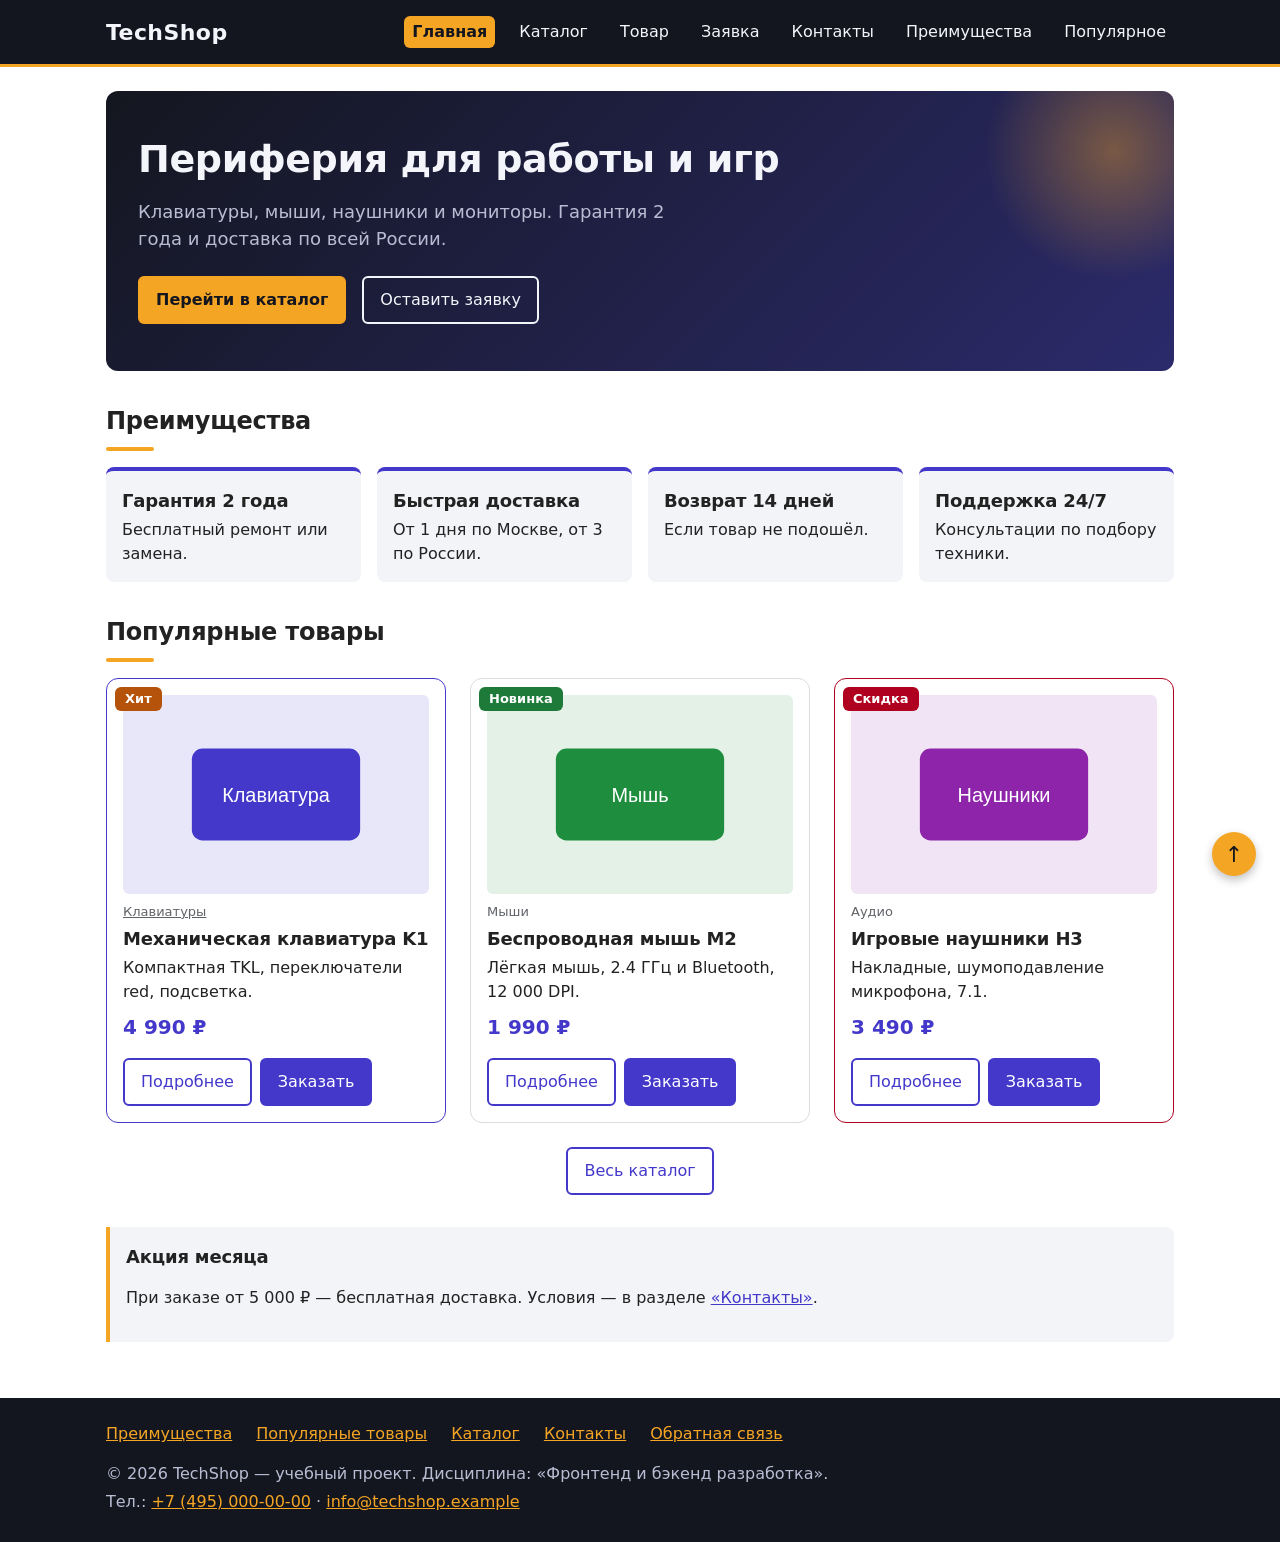
<file: index.html>
<!DOCTYPE html>
<html lang="ru">
<head>
  <meta charset="UTF-8">
  <meta name="viewport" content="width=device-width, initial-scale=1.0">
  <title>TechShop — интернет-магазин компьютерной периферии</title>
  <meta name="description" content="TechShop: клавиатуры, мыши, наушники и мониторы с доставкой по России.">
  <meta property="og:type" content="website">
  <meta property="og:title" content="TechShop — интернет-магазин компьютерной периферии">
  <meta property="og:description" content="TechShop: клавиатуры, мыши, наушники и мониторы с доставкой по России.">
  <link rel="stylesheet" href="css/style.css">
  <script src="js/main.js" defer></script>
</head>
<body>
  <a class="skip-link" href="#main">Перейти к содержимому</a>
  <header class="site-header">
    <div class="site-header__inner">
      <a class="site-header__logo" href="index.html">TechShop</a>
      <nav class="site-nav" aria-label="Основная навигация">
        <ul class="site-nav__list">
          <li class="site-nav__item"><a class="site-nav__link site-nav__link--active" href="index.html" aria-current="page">Главная</a></li>
          <li class="site-nav__item"><a class="site-nav__link" href="catalog.html">Каталог</a></li>
          <li class="site-nav__item"><a class="site-nav__link" href="product.html">Товар</a></li>
          <li class="site-nav__item"><a class="site-nav__link" href="order.html">Заявка</a></li>
          <li class="site-nav__item"><a class="site-nav__link" href="contacts.html">Контакты</a></li>
          <li class="site-nav__item"><a class="site-nav__link" href="index.html#advantages">Преимущества</a></li>
          <li class="site-nav__item"><a class="site-nav__link" href="index.html#popular">Популярное</a></li>
        </ul>
      </nav>
    </div>
  </header>

  <main class="page" id="main">
    <section class="hero">
      <div class="hero__content">
        <h1 class="hero__title">Периферия для работы и игр</h1>
        <p class="hero__text">Клавиатуры, мыши, наушники и мониторы. Гарантия 2 года и доставка по всей России.</p>
        <div class="hero__actions">
          <a class="button button--accent" href="catalog.html">Перейти в каталог</a>
          <a class="button button--light" href="order.html">Оставить заявку</a>
        </div>
      </div>
    </section>

    <section class="section" id="advantages">
      <h2 class="section__title">Преимущества</h2>
      <ul class="advantages">
        <li class="advantages__item"><h3 class="advantages__title">Гарантия 2 года</h3><p class="advantages__text">Бесплатный ремонт или замена.</p></li>
        <li class="advantages__item"><h3 class="advantages__title">Быстрая доставка</h3><p class="advantages__text">От 1 дня по Москве, от 3 по России.</p></li>
        <li class="advantages__item"><h3 class="advantages__title">Возврат 14 дней</h3><p class="advantages__text">Если товар не подошёл.</p></li>
        <li class="advantages__item"><h3 class="advantages__title">Поддержка 24/7</h3><p class="advantages__text">Консультации по подбору техники.</p></li>
      </ul>
    </section>

    <section class="section" id="popular">
      <h2 class="section__title">Популярные товары</h2>
      <div class="products-grid">
        <article class="product-card product-card--featured">
          <span class="badge badge--hit product-card__badge">Хит</span>
          <img class="product-card__image" src="images/keyboard.svg" alt="Механическая клавиатура K1" width="400" height="260" loading="lazy">
          <p class="product-card__category"><a class="product-card__category-link" href="category.html">Клавиатуры</a></p>
          <h3 class="product-card__title">Механическая клавиатура K1</h3>
          <p class="product-card__description">Компактная TKL, переключатели red, подсветка.</p>
          <p class="product-card__price">4 990 ₽</p>
          <div class="product-card__actions">
            <a class="button button--secondary" href="product.html">Подробнее</a>
            <button class="button button--primary product-card__button" type="button" data-product="Механическая клавиатура K1">Заказать</button>
          </div>
        </article>
        <article class="product-card">
          <span class="badge badge--new product-card__badge">Новинка</span>
          <img class="product-card__image" src="images/mouse.svg" alt="Беспроводная мышь M2" width="400" height="260" loading="lazy">
          <p class="product-card__category">Мыши</p>
          <h3 class="product-card__title">Беспроводная мышь M2</h3>
          <p class="product-card__description">Лёгкая мышь, 2.4 ГГц и Bluetooth, 12 000 DPI.</p>
          <p class="product-card__price">1 990 ₽</p>
          <div class="product-card__actions">
            <a class="button button--secondary" href="product.html">Подробнее</a>
            <button class="button button--primary product-card__button" type="button" data-product="Беспроводная мышь M2">Заказать</button>
          </div>
        </article>
        <article class="product-card product-card--discount">
          <span class="badge badge--sale product-card__badge">Скидка</span>
          <img class="product-card__image" src="images/headset.svg" alt="Игровые наушники H3" width="400" height="260" loading="lazy">
          <p class="product-card__category">Аудио</p>
          <h3 class="product-card__title">Игровые наушники H3</h3>
          <p class="product-card__description">Накладные, шумоподавление микрофона, 7.1.</p>
          <p class="product-card__price">3 490 ₽</p>
          <div class="product-card__actions">
            <a class="button button--secondary" href="product.html">Подробнее</a>
            <button class="button button--primary product-card__button" type="button" data-product="Игровые наушники H3">Заказать</button>
          </div>
        </article>
      </div>
      <p class="section__more"><a class="button button--secondary" href="catalog.html">Весь каталог</a></p>
    </section>

    <aside class="note">
      <h2 class="note__title">Акция месяца</h2>
      <p>При заказе от 5 000 ₽ — бесплатная доставка. Условия — в разделе <a href="contacts.html">«Контакты»</a>.</p>
    </aside>
  </main>

  <footer class="site-footer" id="contacts">
    <div class="site-footer__inner">
      <nav class="site-footer__nav" aria-label="Навигация в подвале">
        <ul class="site-footer__list">
          <li class="site-footer__item"><a class="site-footer__link" href="index.html#advantages">Преимущества</a></li>
          <li class="site-footer__item"><a class="site-footer__link" href="index.html#popular">Популярные товары</a></li>
          <li class="site-footer__item"><a class="site-footer__link" href="catalog.html">Каталог</a></li>
          <li class="site-footer__item"><a class="site-footer__link" href="contacts.html">Контакты</a></li>
          <li class="site-footer__item"><a class="site-footer__link" href="index.html#contacts">Обратная связь</a></li>
        </ul>
      </nav>
      <p class="site-footer__text">&copy; 2026 TechShop — учебный проект. Дисциплина: «Фронтенд и бэкенд разработка».</p>
      <p class="site-footer__text">Тел.: <a class="site-footer__link" href="tel:+74950000000">+7 (495) 000-00-00</a> · <a class="site-footer__link" href="mailto:info@techshop.example">info@techshop.example</a></p>
    </div>
  </footer>
  <a class="to-top" href="#main" aria-label="Наверх">↑</a>

  <dialog class="order-dialog" id="order-dialog" aria-labelledby="order-dialog-title">
    <h2 class="order-dialog__title" id="order-dialog-title">Быстрая заявка</h2>
    <form class="order-form" id="order-form" action="#" method="post" novalidate>
      <input id="selected-product" name="selected-product" type="hidden">
      <p class="order-form__selected" id="selected-product-label" hidden></p>
      <div class="order-form__field">
        <label class="order-form__label" for="order-name">Имя</label>
        <input class="order-form__input" id="order-name" name="name" type="text" placeholder="Введите ваше имя" minlength="2" autocomplete="given-name" required>
      </div>
      <div class="order-form__field">
        <label class="order-form__label" for="order-email">E-mail</label>
        <input class="order-form__input" id="order-email" name="email" type="email" placeholder="example@mail.ru" autocomplete="email" required>
      </div>
      <div class="order-form__field">
        <label class="order-form__label" for="order-phone">Телефон</label>
        <input class="order-form__input" id="order-phone" name="phone" type="tel" inputmode="tel" placeholder="+7 (900) 000-00-00" pattern="^\+7 \(\d{3}\) \d{3}-\d{2}-\d{2}$" required>
        <small class="order-form__hint">Формат: +7 (900) 000-00-00</small>
      </div>
      <div class="order-form__field">
        <label class="order-form__label" for="order-topic">Тема заявки</label>
        <select class="order-form__select" id="order-topic" name="topic" required>
          <option value="">Выберите тему</option>
          <option value="product">Заказ товара</option>
          <option value="consultation">Консультация</option>
          <option value="delivery">Доставка</option>
        </select>
      </div>
      <div class="order-form__field">
        <label class="order-form__label" for="order-comment">Комментарий</label>
        <textarea class="order-form__textarea" id="order-comment" name="comment" rows="3" placeholder="Дополнительная информация"></textarea>
      </div>
      <div class="order-form__field order-form__field--checkbox">
        <label class="order-form__label order-form__label--inline"><input id="order-agreement" name="agreement" type="checkbox" required> Я согласен на обработку данных</label>
      </div>
      <div class="order-form__actions">
        <button class="button button--secondary" type="button" id="close-order-dialog">Закрыть</button>
        <button class="button button--primary" type="submit">Отправить заявку</button>
      </div>
    </form>
  </dialog>
  <p class="success-message" id="success-message" role="status" hidden>Заявка успешно отправлена!</p>
</body>
</html>
</file>
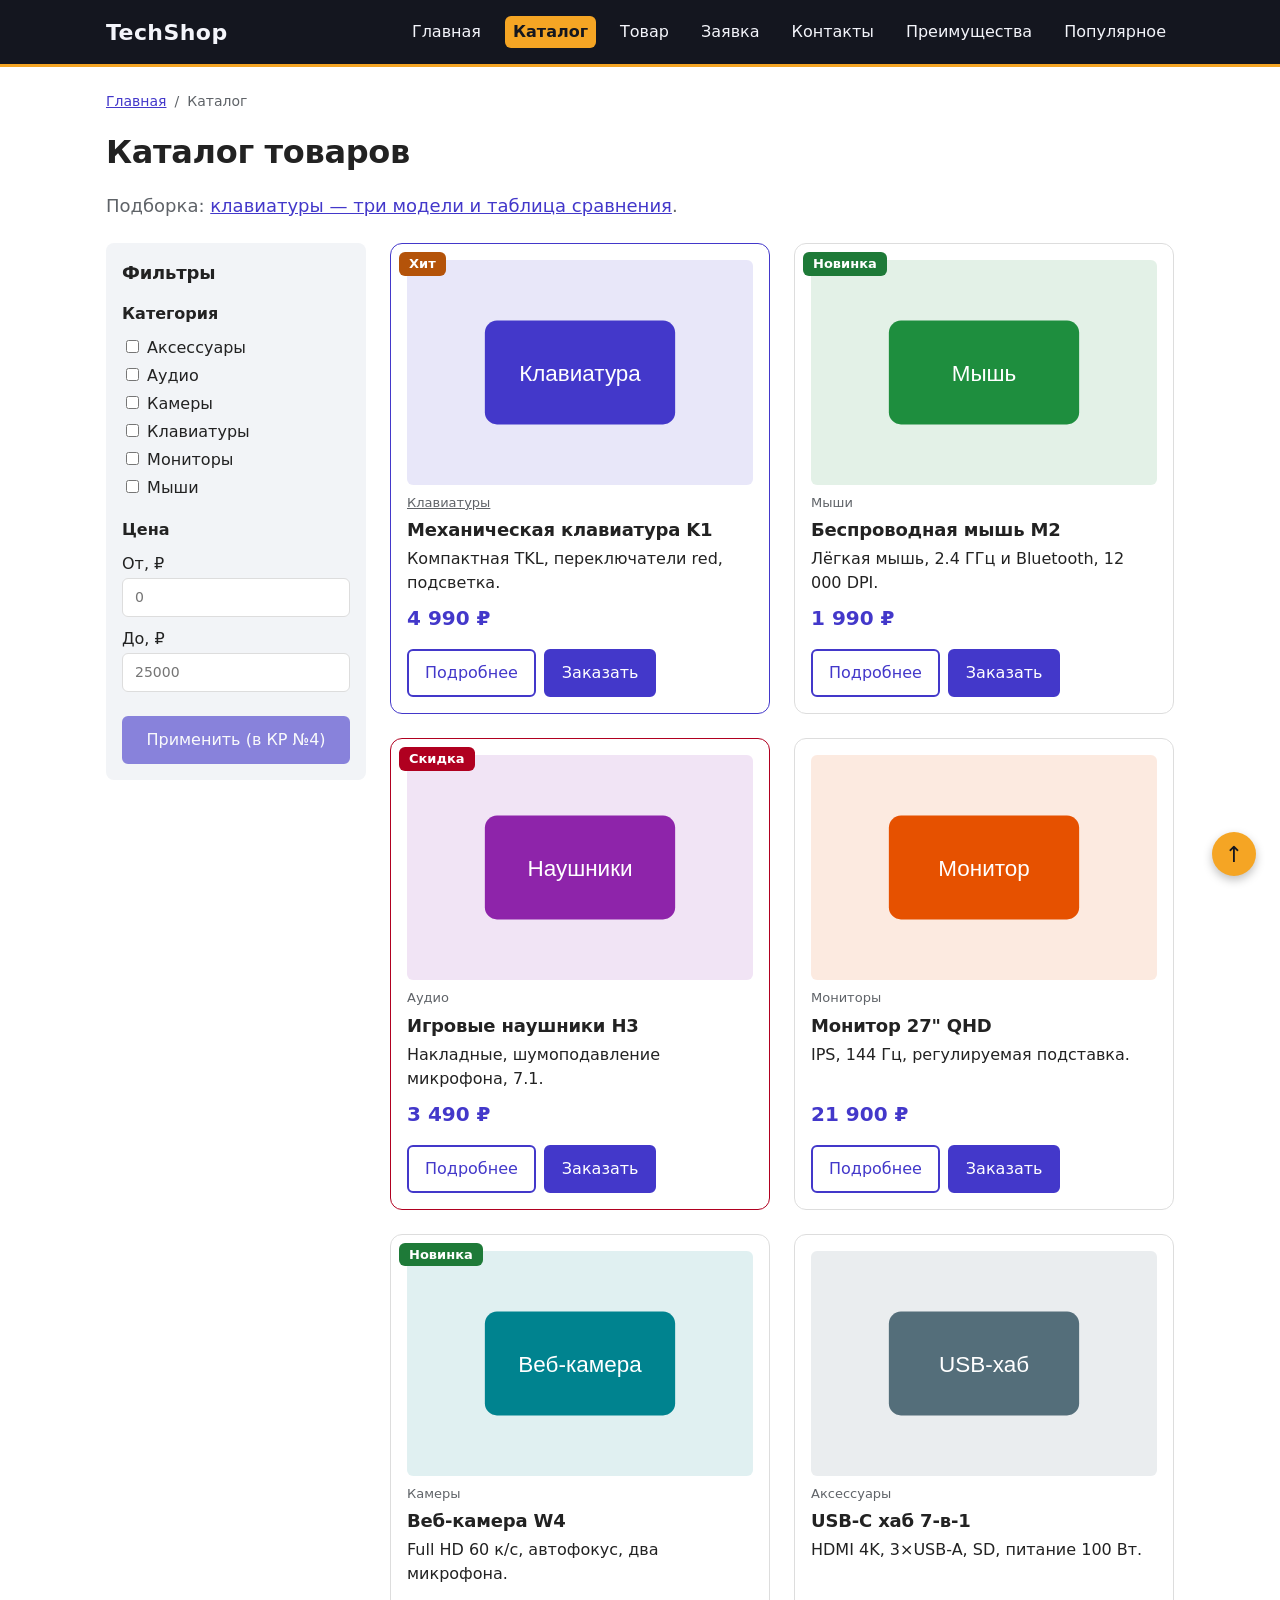
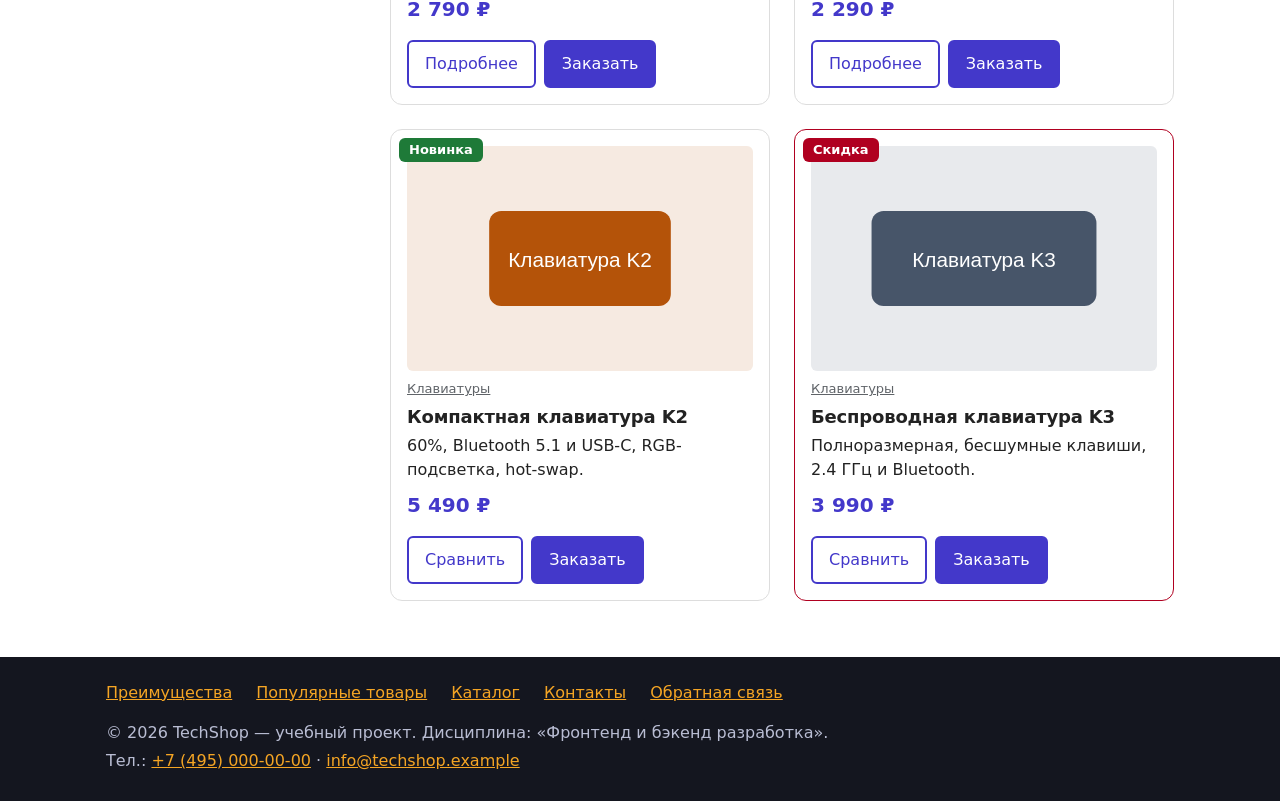
<file: catalog.html>
<!DOCTYPE html>
<html lang="ru">
<head>
  <meta charset="UTF-8">
  <meta name="viewport" content="width=device-width, initial-scale=1.0">
  <title>Каталог — TechShop</title>
  <meta name="description" content="Каталог компьютерной периферии TechShop: клавиатуры, мыши, наушники, мониторы.">
  <meta property="og:type" content="website">
  <meta property="og:title" content="Каталог — TechShop">
  <meta property="og:description" content="Каталог компьютерной периферии TechShop: клавиатуры, мыши, наушники, мониторы.">
  <link rel="stylesheet" href="css/style.css">
  <script src="js/main.js" defer></script>
</head>
<body>
  <a class="skip-link" href="#main">Перейти к содержимому</a>
  <header class="site-header">
    <div class="site-header__inner">
      <a class="site-header__logo" href="index.html">TechShop</a>
      <nav class="site-nav" aria-label="Основная навигация">
        <ul class="site-nav__list">
          <li class="site-nav__item"><a class="site-nav__link" href="index.html">Главная</a></li>
          <li class="site-nav__item"><a class="site-nav__link site-nav__link--active" href="catalog.html" aria-current="page">Каталог</a></li>
          <li class="site-nav__item"><a class="site-nav__link" href="product.html">Товар</a></li>
          <li class="site-nav__item"><a class="site-nav__link" href="order.html">Заявка</a></li>
          <li class="site-nav__item"><a class="site-nav__link" href="contacts.html">Контакты</a></li>
          <li class="site-nav__item"><a class="site-nav__link" href="index.html#advantages">Преимущества</a></li>
          <li class="site-nav__item"><a class="site-nav__link" href="index.html#popular">Популярное</a></li>
        </ul>
      </nav>
    </div>
  </header>

  <main class="page" id="main">
    <nav class="breadcrumbs" aria-label="Хлебные крошки">
      <ol class="breadcrumbs__list">
        <li class="breadcrumbs__item"><a class="breadcrumbs__link" href="index.html">Главная</a></li>
        <li class="breadcrumbs__item"><span class="breadcrumbs__current" aria-current="page">Каталог</span></li>
      </ol>
    </nav>
    <h1 class="page__title">Каталог товаров</h1>
    <p class="page__lead">Подборка: <a href="category.html">клавиатуры — три модели и таблица сравнения</a>.</p>
    <div class="catalog-layout">
      <aside class="catalog-filters" aria-label="Фильтры каталога">
        <h2 class="catalog-filters__title">Фильтры</h2>
        <form class="catalog-filters__form" action="#" method="get">
          <fieldset class="catalog-filters__group">
            <legend class="catalog-filters__legend">Категория</legend>
            <ul class="catalog-filters__list">
          <li class="catalog-filters__item"><label class="catalog-filters__label"><input type="checkbox" name="category" value="Аксессуары"> Аксессуары</label></li>
          <li class="catalog-filters__item"><label class="catalog-filters__label"><input type="checkbox" name="category" value="Аудио"> Аудио</label></li>
          <li class="catalog-filters__item"><label class="catalog-filters__label"><input type="checkbox" name="category" value="Камеры"> Камеры</label></li>
          <li class="catalog-filters__item"><label class="catalog-filters__label"><input type="checkbox" name="category" value="Клавиатуры"> Клавиатуры</label></li>
          <li class="catalog-filters__item"><label class="catalog-filters__label"><input type="checkbox" name="category" value="Мониторы"> Мониторы</label></li>
          <li class="catalog-filters__item"><label class="catalog-filters__label"><input type="checkbox" name="category" value="Мыши"> Мыши</label></li>
            </ul>
          </fieldset>
          <fieldset class="catalog-filters__group">
            <legend class="catalog-filters__legend">Цена</legend>
            <label class="catalog-filters__label" for="price-min">От, ₽</label>
            <input class="catalog-filters__input" id="price-min" name="price-min" type="number" min="0" step="500" placeholder="0">
            <label class="catalog-filters__label" for="price-max">До, ₽</label>
            <input class="catalog-filters__input" id="price-max" name="price-max" type="number" min="0" step="500" placeholder="25000">
          </fieldset>
          <button class="button button--primary" type="button" disabled>Применить (в КР №4)</button>
        </form>
      </aside>
      <section class="catalog-products" aria-label="Список товаров">
        <div class="products-grid">
        <article class="product-card product-card--featured">
          <span class="badge badge--hit product-card__badge">Хит</span>
          <img class="product-card__image" src="images/keyboard.svg" alt="Механическая клавиатура K1" width="400" height="260" loading="lazy">
          <p class="product-card__category"><a class="product-card__category-link" href="category.html">Клавиатуры</a></p>
          <h3 class="product-card__title">Механическая клавиатура K1</h3>
          <p class="product-card__description">Компактная TKL, переключатели red, подсветка.</p>
          <p class="product-card__price">4 990 ₽</p>
          <div class="product-card__actions">
            <a class="button button--secondary" href="product.html">Подробнее</a>
            <button class="button button--primary product-card__button" type="button" data-product="Механическая клавиатура K1">Заказать</button>
          </div>
        </article>
        <article class="product-card">
          <span class="badge badge--new product-card__badge">Новинка</span>
          <img class="product-card__image" src="images/mouse.svg" alt="Беспроводная мышь M2" width="400" height="260" loading="lazy">
          <p class="product-card__category">Мыши</p>
          <h3 class="product-card__title">Беспроводная мышь M2</h3>
          <p class="product-card__description">Лёгкая мышь, 2.4 ГГц и Bluetooth, 12 000 DPI.</p>
          <p class="product-card__price">1 990 ₽</p>
          <div class="product-card__actions">
            <a class="button button--secondary" href="product.html">Подробнее</a>
            <button class="button button--primary product-card__button" type="button" data-product="Беспроводная мышь M2">Заказать</button>
          </div>
        </article>
        <article class="product-card product-card--discount">
          <span class="badge badge--sale product-card__badge">Скидка</span>
          <img class="product-card__image" src="images/headset.svg" alt="Игровые наушники H3" width="400" height="260" loading="lazy">
          <p class="product-card__category">Аудио</p>
          <h3 class="product-card__title">Игровые наушники H3</h3>
          <p class="product-card__description">Накладные, шумоподавление микрофона, 7.1.</p>
          <p class="product-card__price">3 490 ₽</p>
          <div class="product-card__actions">
            <a class="button button--secondary" href="product.html">Подробнее</a>
            <button class="button button--primary product-card__button" type="button" data-product="Игровые наушники H3">Заказать</button>
          </div>
        </article>
        <article class="product-card">
          <img class="product-card__image" src="images/monitor.svg" alt="Монитор 27&quot; QHD" width="400" height="260" loading="lazy">
          <p class="product-card__category">Мониторы</p>
          <h3 class="product-card__title">Монитор 27" QHD</h3>
          <p class="product-card__description">IPS, 144 Гц, регулируемая подставка.</p>
          <p class="product-card__price">21 900 ₽</p>
          <div class="product-card__actions">
            <a class="button button--secondary" href="product.html">Подробнее</a>
            <button class="button button--primary product-card__button" type="button" data-product="Монитор 27&quot; QHD">Заказать</button>
          </div>
        </article>
        <article class="product-card">
          <span class="badge badge--new product-card__badge">Новинка</span>
          <img class="product-card__image" src="images/webcam.svg" alt="Веб-камера W4" width="400" height="260" loading="lazy">
          <p class="product-card__category">Камеры</p>
          <h3 class="product-card__title">Веб-камера W4</h3>
          <p class="product-card__description">Full HD 60 к/с, автофокус, два микрофона.</p>
          <p class="product-card__price">2 790 ₽</p>
          <div class="product-card__actions">
            <a class="button button--secondary" href="product.html">Подробнее</a>
            <button class="button button--primary product-card__button" type="button" data-product="Веб-камера W4">Заказать</button>
          </div>
        </article>
        <article class="product-card">
          <img class="product-card__image" src="images/hub.svg" alt="USB-C хаб 7-в-1" width="400" height="260" loading="lazy">
          <p class="product-card__category">Аксессуары</p>
          <h3 class="product-card__title">USB-C хаб 7-в-1</h3>
          <p class="product-card__description">HDMI 4K, 3×USB-A, SD, питание 100 Вт.</p>
          <p class="product-card__price">2 290 ₽</p>
          <div class="product-card__actions">
            <a class="button button--secondary" href="product.html">Подробнее</a>
            <button class="button button--primary product-card__button" type="button" data-product="USB-C хаб 7-в-1">Заказать</button>
          </div>
        </article>
        <article class="product-card">
          <span class="badge badge--new product-card__badge">Новинка</span>
          <img class="product-card__image" src="images/keyboard2.svg" alt="Компактная клавиатура K2" width="400" height="260" loading="lazy">
          <p class="product-card__category"><a class="product-card__category-link" href="category.html">Клавиатуры</a></p>
          <h3 class="product-card__title">Компактная клавиатура K2</h3>
          <p class="product-card__description">60%, Bluetooth 5.1 и USB-C, RGB-подсветка, hot-swap.</p>
          <p class="product-card__price">5 490 ₽</p>
          <div class="product-card__actions">
            <a class="button button--secondary" href="category.html#compare">Сравнить</a>
            <button class="button button--primary product-card__button" type="button" data-product="Компактная клавиатура K2">Заказать</button>
          </div>
        </article>
        <article class="product-card product-card--discount">
          <span class="badge badge--sale product-card__badge">Скидка</span>
          <img class="product-card__image" src="images/keyboard3.svg" alt="Беспроводная клавиатура K3" width="400" height="260" loading="lazy">
          <p class="product-card__category"><a class="product-card__category-link" href="category.html">Клавиатуры</a></p>
          <h3 class="product-card__title">Беспроводная клавиатура K3</h3>
          <p class="product-card__description">Полноразмерная, бесшумные клавиши, 2.4 ГГц и Bluetooth.</p>
          <p class="product-card__price">3 990 ₽</p>
          <div class="product-card__actions">
            <a class="button button--secondary" href="category.html#compare">Сравнить</a>
            <button class="button button--primary product-card__button" type="button" data-product="Беспроводная клавиатура K3">Заказать</button>
          </div>
        </article>
        </div>
      </section>
    </div>
  </main>

  <footer class="site-footer" id="contacts">
    <div class="site-footer__inner">
      <nav class="site-footer__nav" aria-label="Навигация в подвале">
        <ul class="site-footer__list">
          <li class="site-footer__item"><a class="site-footer__link" href="index.html#advantages">Преимущества</a></li>
          <li class="site-footer__item"><a class="site-footer__link" href="index.html#popular">Популярные товары</a></li>
          <li class="site-footer__item"><a class="site-footer__link" href="catalog.html">Каталог</a></li>
          <li class="site-footer__item"><a class="site-footer__link" href="contacts.html">Контакты</a></li>
          <li class="site-footer__item"><a class="site-footer__link" href="index.html#contacts">Обратная связь</a></li>
        </ul>
      </nav>
      <p class="site-footer__text">&copy; 2026 TechShop — учебный проект. Дисциплина: «Фронтенд и бэкенд разработка».</p>
      <p class="site-footer__text">Тел.: <a class="site-footer__link" href="tel:+74950000000">+7 (495) 000-00-00</a> · <a class="site-footer__link" href="mailto:info@techshop.example">info@techshop.example</a></p>
    </div>
  </footer>
  <a class="to-top" href="#main" aria-label="Наверх">↑</a>

  <dialog class="order-dialog" id="order-dialog" aria-labelledby="order-dialog-title">
    <h2 class="order-dialog__title" id="order-dialog-title">Быстрая заявка</h2>
    <form class="order-form" id="order-form" action="#" method="post" novalidate>
      <input id="selected-product" name="selected-product" type="hidden">
      <p class="order-form__selected" id="selected-product-label" hidden></p>
      <div class="order-form__field">
        <label class="order-form__label" for="order-name">Имя</label>
        <input class="order-form__input" id="order-name" name="name" type="text" placeholder="Введите ваше имя" minlength="2" autocomplete="given-name" required>
      </div>
      <div class="order-form__field">
        <label class="order-form__label" for="order-email">E-mail</label>
        <input class="order-form__input" id="order-email" name="email" type="email" placeholder="example@mail.ru" autocomplete="email" required>
      </div>
      <div class="order-form__field">
        <label class="order-form__label" for="order-phone">Телефон</label>
        <input class="order-form__input" id="order-phone" name="phone" type="tel" inputmode="tel" placeholder="+7 (900) 000-00-00" pattern="^\+7 \(\d{3}\) \d{3}-\d{2}-\d{2}$" required>
        <small class="order-form__hint">Формат: +7 (900) 000-00-00</small>
      </div>
      <div class="order-form__field">
        <label class="order-form__label" for="order-topic">Тема заявки</label>
        <select class="order-form__select" id="order-topic" name="topic" required>
          <option value="">Выберите тему</option>
          <option value="product">Заказ товара</option>
          <option value="consultation">Консультация</option>
          <option value="delivery">Доставка</option>
        </select>
      </div>
      <div class="order-form__field">
        <label class="order-form__label" for="order-comment">Комментарий</label>
        <textarea class="order-form__textarea" id="order-comment" name="comment" rows="3" placeholder="Дополнительная информация"></textarea>
      </div>
      <div class="order-form__field order-form__field--checkbox">
        <label class="order-form__label order-form__label--inline"><input id="order-agreement" name="agreement" type="checkbox" required> Я согласен на обработку данных</label>
      </div>
      <div class="order-form__actions">
        <button class="button button--secondary" type="button" id="close-order-dialog">Закрыть</button>
        <button class="button button--primary" type="submit">Отправить заявку</button>
      </div>
    </form>
  </dialog>
  <p class="success-message" id="success-message" role="status" hidden>Заявка успешно отправлена!</p>
</body>
</html>
</file>
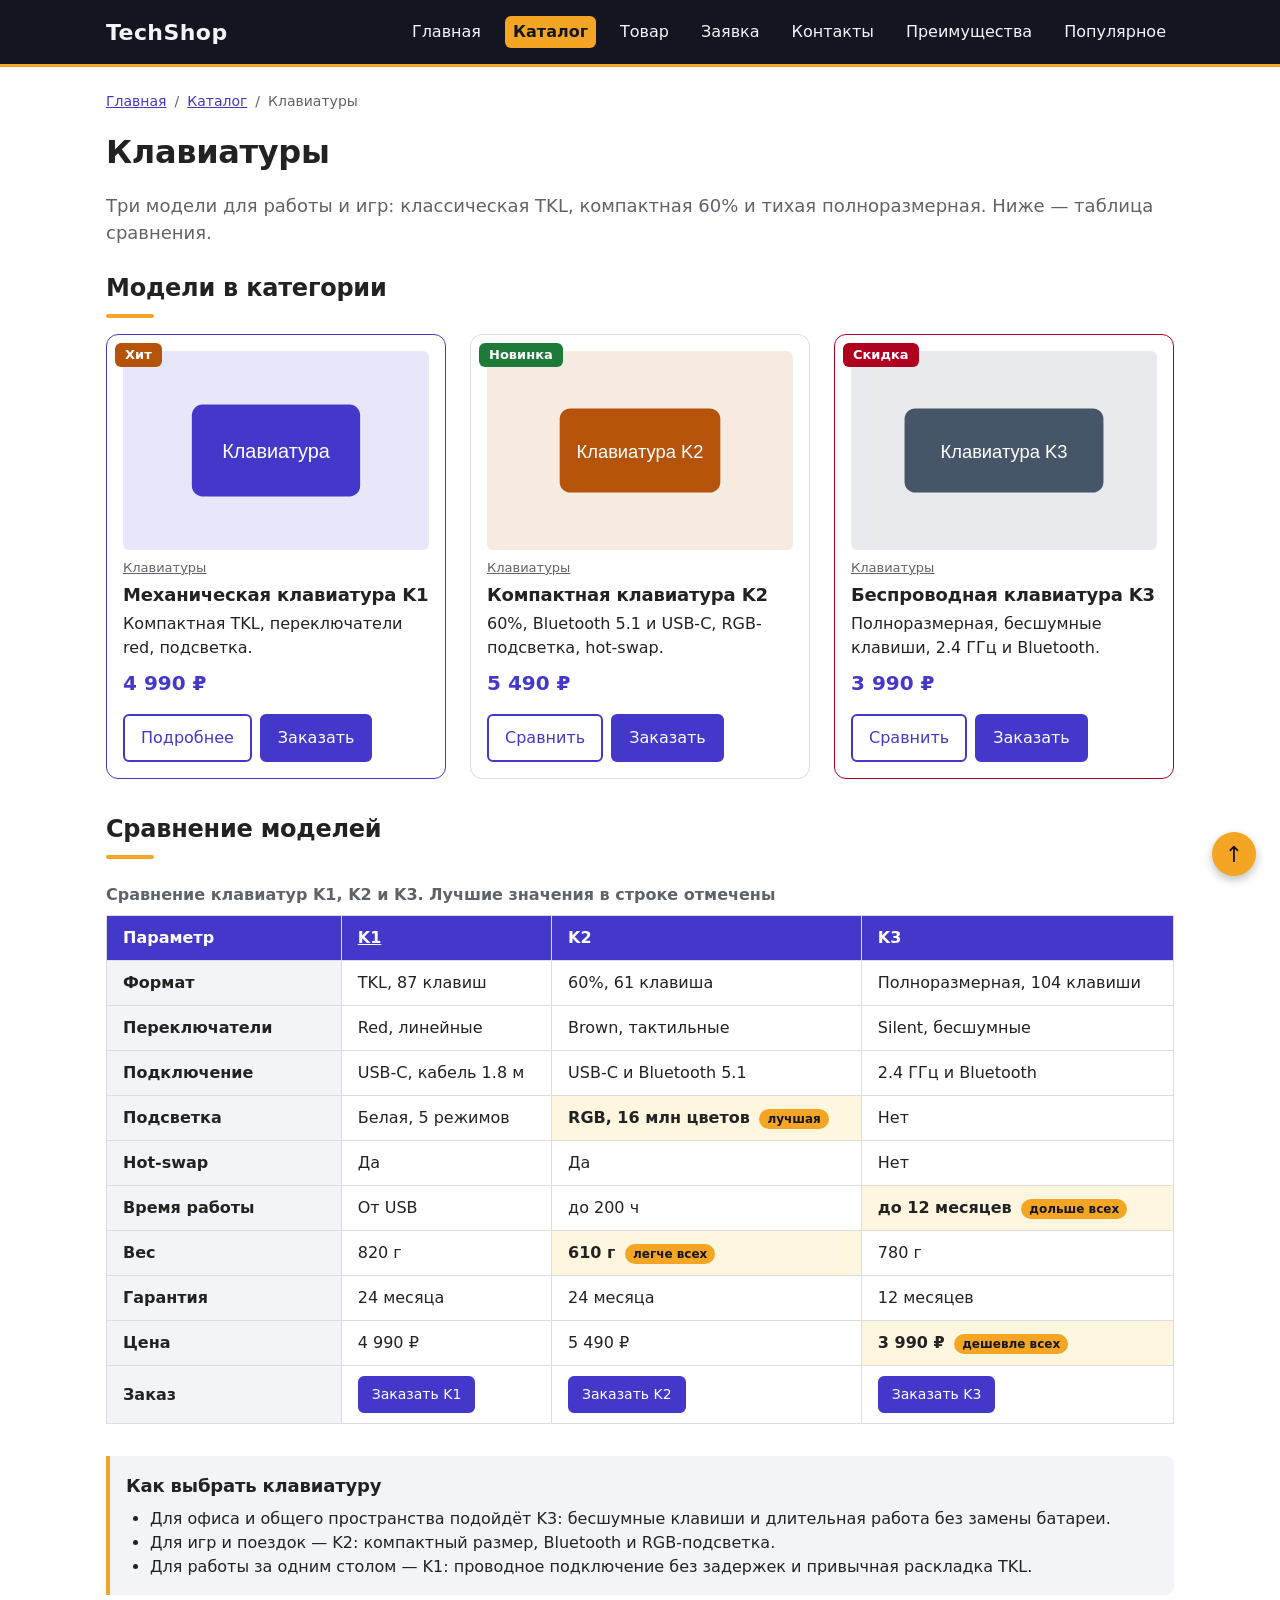
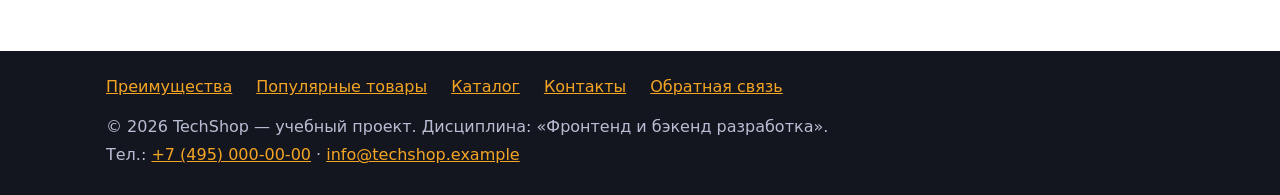
<file: category.html>
<!DOCTYPE html>
<html lang="ru">
<head>
  <meta charset="UTF-8">
  <meta name="viewport" content="width=device-width, initial-scale=1.0">
  <title>Клавиатуры — TechShop</title>
  <meta name="description" content="Клавиатуры TechShop: три модели K1, K2 и K3 и таблица сравнения характеристик и цен.">
  <meta property="og:type" content="website">
  <meta property="og:title" content="Клавиатуры — TechShop">
  <meta property="og:description" content="Клавиатуры TechShop: три модели K1, K2 и K3 и таблица сравнения характеристик и цен.">
  <link rel="stylesheet" href="css/style.css">
  <script src="js/main.js" defer></script>
</head>
<body>
  <a class="skip-link" href="#main">Перейти к содержимому</a>
  <header class="site-header">
    <div class="site-header__inner">
      <a class="site-header__logo" href="index.html">TechShop</a>
      <nav class="site-nav" aria-label="Основная навигация">
        <ul class="site-nav__list">
          <li class="site-nav__item"><a class="site-nav__link" href="index.html">Главная</a></li>
          <li class="site-nav__item"><a class="site-nav__link site-nav__link--active" href="catalog.html" aria-current="true">Каталог</a></li>
          <li class="site-nav__item"><a class="site-nav__link" href="product.html">Товар</a></li>
          <li class="site-nav__item"><a class="site-nav__link" href="order.html">Заявка</a></li>
          <li class="site-nav__item"><a class="site-nav__link" href="contacts.html">Контакты</a></li>
          <li class="site-nav__item"><a class="site-nav__link" href="index.html#advantages">Преимущества</a></li>
          <li class="site-nav__item"><a class="site-nav__link" href="index.html#popular">Популярное</a></li>
        </ul>
      </nav>
    </div>
  </header>

  <main class="page" id="main">
    <nav class="breadcrumbs" aria-label="Хлебные крошки">
      <ol class="breadcrumbs__list">
        <li class="breadcrumbs__item"><a class="breadcrumbs__link" href="index.html">Главная</a></li>
        <li class="breadcrumbs__item"><a class="breadcrumbs__link" href="catalog.html">Каталог</a></li>
        <li class="breadcrumbs__item"><span class="breadcrumbs__current" aria-current="page">Клавиатуры</span></li>
      </ol>
    </nav>
    <h1 class="page__title">Клавиатуры</h1>
    <p class="page__lead">Три модели для работы и игр: классическая TKL, компактная 60% и тихая полноразмерная. Ниже — таблица сравнения.</p>

    <section class="section" aria-labelledby="category-models">
      <h2 class="section__title" id="category-models">Модели в категории</h2>
      <div class="products-grid">
        <article class="product-card product-card--featured">
          <span class="badge badge--hit product-card__badge">Хит</span>
          <img class="product-card__image" src="images/keyboard.svg" alt="Механическая клавиатура K1" width="400" height="260" loading="lazy">
          <p class="product-card__category"><a class="product-card__category-link" href="category.html">Клавиатуры</a></p>
          <h3 class="product-card__title">Механическая клавиатура K1</h3>
          <p class="product-card__description">Компактная TKL, переключатели red, подсветка.</p>
          <p class="product-card__price">4 990 ₽</p>
          <div class="product-card__actions">
            <a class="button button--secondary" href="product.html">Подробнее</a>
            <button class="button button--primary product-card__button" type="button" data-product="Механическая клавиатура K1">Заказать</button>
          </div>
        </article>
        <article class="product-card">
          <span class="badge badge--new product-card__badge">Новинка</span>
          <img class="product-card__image" src="images/keyboard2.svg" alt="Компактная клавиатура K2" width="400" height="260" loading="lazy">
          <p class="product-card__category"><a class="product-card__category-link" href="category.html">Клавиатуры</a></p>
          <h3 class="product-card__title">Компактная клавиатура K2</h3>
          <p class="product-card__description">60%, Bluetooth 5.1 и USB-C, RGB-подсветка, hot-swap.</p>
          <p class="product-card__price">5 490 ₽</p>
          <div class="product-card__actions">
            <a class="button button--secondary" href="#compare">Сравнить</a>
            <button class="button button--primary product-card__button" type="button" data-product="Компактная клавиатура K2">Заказать</button>
          </div>
        </article>
        <article class="product-card product-card--discount">
          <span class="badge badge--sale product-card__badge">Скидка</span>
          <img class="product-card__image" src="images/keyboard3.svg" alt="Беспроводная клавиатура K3" width="400" height="260" loading="lazy">
          <p class="product-card__category"><a class="product-card__category-link" href="category.html">Клавиатуры</a></p>
          <h3 class="product-card__title">Беспроводная клавиатура K3</h3>
          <p class="product-card__description">Полноразмерная, бесшумные клавиши, 2.4 ГГц и Bluetooth.</p>
          <p class="product-card__price">3 990 ₽</p>
          <div class="product-card__actions">
            <a class="button button--secondary" href="#compare">Сравнить</a>
            <button class="button button--primary product-card__button" type="button" data-product="Беспроводная клавиатура K3">Заказать</button>
          </div>
        </article>
      </div>
    </section>

    <section class="section" id="compare" aria-labelledby="compare-title">
      <h2 class="section__title" id="compare-title">Сравнение моделей</h2>
      <div class="table-wrap" role="region" aria-labelledby="compare-title" tabindex="0">
        <table class="spec-table spec-table--compare">
          <caption class="spec-table__caption">Сравнение клавиатур K1, K2 и K3. Лучшие значения в строке отмечены</caption>
          <thead>
            <tr class="spec-table__row"><th class="spec-table__head-cell" scope="col">Параметр</th><th class="spec-table__head-cell" scope="col"><a class="spec-table__link" href="product.html">K1</a></th><th class="spec-table__head-cell" scope="col">K2</th><th class="spec-table__head-cell" scope="col">K3</th></tr>
          </thead>
          <tbody>
            <tr class="spec-table__row"><th class="spec-table__row-head spec-table__row-head--compact spec-table__row-head--sticky" scope="row">Формат</th><td class="spec-table__cell">TKL, 87 клавиш</td><td class="spec-table__cell">60%, 61 клавиша</td><td class="spec-table__cell">Полноразмерная, 104 клавиши</td></tr>
            <tr class="spec-table__row"><th class="spec-table__row-head spec-table__row-head--compact spec-table__row-head--sticky" scope="row">Переключатели</th><td class="spec-table__cell">Red, линейные</td><td class="spec-table__cell">Brown, тактильные</td><td class="spec-table__cell">Silent, бесшумные</td></tr>
            <tr class="spec-table__row"><th class="spec-table__row-head spec-table__row-head--compact spec-table__row-head--sticky" scope="row">Подключение</th><td class="spec-table__cell">USB-C, кабель 1.8 м</td><td class="spec-table__cell">USB-C и Bluetooth 5.1</td><td class="spec-table__cell">2.4 ГГц и Bluetooth</td></tr>
            <tr class="spec-table__row"><th class="spec-table__row-head spec-table__row-head--compact spec-table__row-head--sticky" scope="row">Подсветка</th><td class="spec-table__cell">Белая, 5 режимов</td><td class="spec-table__cell spec-table__cell--best">RGB, 16 млн цветов <span class="spec-table__tag">лучшая</span></td><td class="spec-table__cell">Нет</td></tr>
            <tr class="spec-table__row"><th class="spec-table__row-head spec-table__row-head--compact spec-table__row-head--sticky" scope="row">Hot-swap</th><td class="spec-table__cell">Да</td><td class="spec-table__cell">Да</td><td class="spec-table__cell">Нет</td></tr>
            <tr class="spec-table__row"><th class="spec-table__row-head spec-table__row-head--compact spec-table__row-head--sticky" scope="row">Время работы</th><td class="spec-table__cell">От USB</td><td class="spec-table__cell">до 200 ч</td><td class="spec-table__cell spec-table__cell--best">до 12 месяцев <span class="spec-table__tag">дольше всех</span></td></tr>
            <tr class="spec-table__row"><th class="spec-table__row-head spec-table__row-head--compact spec-table__row-head--sticky" scope="row">Вес</th><td class="spec-table__cell">820 г</td><td class="spec-table__cell spec-table__cell--best">610 г <span class="spec-table__tag">легче всех</span></td><td class="spec-table__cell">780 г</td></tr>
            <tr class="spec-table__row"><th class="spec-table__row-head spec-table__row-head--compact spec-table__row-head--sticky" scope="row">Гарантия</th><td class="spec-table__cell">24 месяца</td><td class="spec-table__cell">24 месяца</td><td class="spec-table__cell">12 месяцев</td></tr>
            <tr class="spec-table__row"><th class="spec-table__row-head spec-table__row-head--compact spec-table__row-head--sticky" scope="row">Цена</th><td class="spec-table__cell">4 990 ₽</td><td class="spec-table__cell">5 490 ₽</td><td class="spec-table__cell spec-table__cell--best">3 990 ₽ <span class="spec-table__tag">дешевле всех</span></td></tr>
          </tbody>
          <tfoot>
            <tr class="spec-table__row"><th class="spec-table__row-head spec-table__row-head--compact spec-table__row-head--sticky" scope="row">Заказ</th>
              <td class="spec-table__cell"><button class="button button--primary button--small" type="button" data-product="Механическая клавиатура K1">Заказать K1</button></td>
              <td class="spec-table__cell"><button class="button button--primary button--small" type="button" data-product="Компактная клавиатура K2">Заказать K2</button></td>
              <td class="spec-table__cell"><button class="button button--primary button--small" type="button" data-product="Беспроводная клавиатура K3">Заказать K3</button></td></tr>
          </tfoot>
        </table>
      </div>
    </section>

    <aside class="note">
      <h2 class="note__title">Как выбрать клавиатуру</h2>
      <ul class="note__list">
        <li>Для офиса и общего пространства подойдёт K3: бесшумные клавиши и длительная работа без замены батареи.</li>
        <li>Для игр и поездок — K2: компактный размер, Bluetooth и RGB-подсветка.</li>
        <li>Для работы за одним столом — K1: проводное подключение без задержек и привычная раскладка TKL.</li>
      </ul>
    </aside>
  </main>

  <footer class="site-footer" id="contacts">
    <div class="site-footer__inner">
      <nav class="site-footer__nav" aria-label="Навигация в подвале">
        <ul class="site-footer__list">
          <li class="site-footer__item"><a class="site-footer__link" href="index.html#advantages">Преимущества</a></li>
          <li class="site-footer__item"><a class="site-footer__link" href="index.html#popular">Популярные товары</a></li>
          <li class="site-footer__item"><a class="site-footer__link" href="catalog.html">Каталог</a></li>
          <li class="site-footer__item"><a class="site-footer__link" href="contacts.html">Контакты</a></li>
          <li class="site-footer__item"><a class="site-footer__link" href="index.html#contacts">Обратная связь</a></li>
        </ul>
      </nav>
      <p class="site-footer__text">&copy; 2026 TechShop — учебный проект. Дисциплина: «Фронтенд и бэкенд разработка».</p>
      <p class="site-footer__text">Тел.: <a class="site-footer__link" href="tel:+74950000000">+7 (495) 000-00-00</a> · <a class="site-footer__link" href="mailto:info@techshop.example">info@techshop.example</a></p>
    </div>
  </footer>
  <a class="to-top" href="#main" aria-label="Наверх">↑</a>

  <dialog class="order-dialog" id="order-dialog" aria-labelledby="order-dialog-title">
    <h2 class="order-dialog__title" id="order-dialog-title">Быстрая заявка</h2>
    <form class="order-form" id="order-form" action="#" method="post" novalidate>
      <input id="selected-product" name="selected-product" type="hidden">
      <p class="order-form__selected" id="selected-product-label" hidden></p>
      <div class="order-form__field">
        <label class="order-form__label" for="order-name">Имя</label>
        <input class="order-form__input" id="order-name" name="name" type="text" placeholder="Введите ваше имя" minlength="2" autocomplete="given-name" required>
      </div>
      <div class="order-form__field">
        <label class="order-form__label" for="order-email">E-mail</label>
        <input class="order-form__input" id="order-email" name="email" type="email" placeholder="example@mail.ru" autocomplete="email" required>
      </div>
      <div class="order-form__field">
        <label class="order-form__label" for="order-phone">Телефон</label>
        <input class="order-form__input" id="order-phone" name="phone" type="tel" inputmode="tel" placeholder="+7 (900) 000-00-00" pattern="^\+7 \(\d{3}\) \d{3}-\d{2}-\d{2}$" required>
        <small class="order-form__hint">Формат: +7 (900) 000-00-00</small>
      </div>
      <div class="order-form__field">
        <label class="order-form__label" for="order-topic">Тема заявки</label>
        <select class="order-form__select" id="order-topic" name="topic" required>
          <option value="">Выберите тему</option>
          <option value="product">Заказ товара</option>
          <option value="consultation">Консультация</option>
          <option value="delivery">Доставка</option>
        </select>
      </div>
      <div class="order-form__field">
        <label class="order-form__label" for="order-comment">Комментарий</label>
        <textarea class="order-form__textarea" id="order-comment" name="comment" rows="3" placeholder="Дополнительная информация"></textarea>
      </div>
      <div class="order-form__field order-form__field--checkbox">
        <label class="order-form__label order-form__label--inline"><input id="order-agreement" name="agreement" type="checkbox" required> Я согласен на обработку данных</label>
      </div>
      <div class="order-form__actions">
        <button class="button button--secondary" type="button" id="close-order-dialog">Закрыть</button>
        <button class="button button--primary" type="submit">Отправить заявку</button>
      </div>
    </form>
  </dialog>
  <p class="success-message" id="success-message" role="status" hidden>Заявка успешно отправлена!</p>
</body>
</html>
</file>
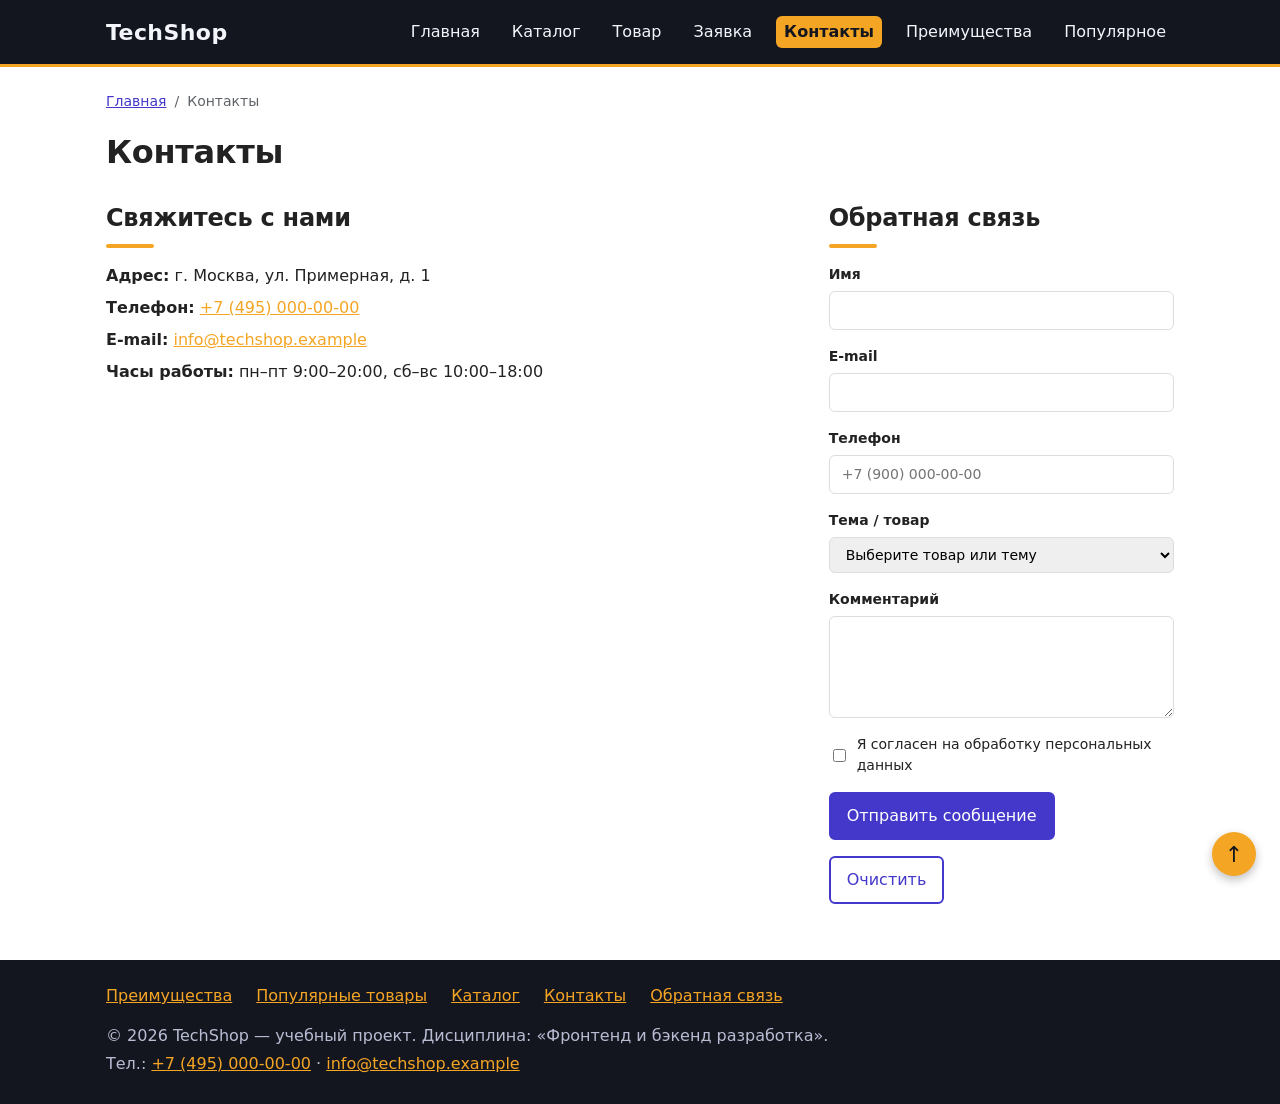
<file: contacts.html>
<!DOCTYPE html>
<html lang="ru">
<head>
  <meta charset="UTF-8">
  <meta name="viewport" content="width=device-width, initial-scale=1.0">
  <title>Контакты — TechShop</title>
  <meta name="description" content="Адрес, телефон и форма обратной связи магазина TechShop.">
  <meta property="og:type" content="website">
  <meta property="og:title" content="Контакты — TechShop">
  <meta property="og:description" content="Адрес, телефон и форма обратной связи магазина TechShop.">
  <link rel="stylesheet" href="css/style.css">
  <script src="js/main.js" defer></script>
</head>
<body>
  <a class="skip-link" href="#main">Перейти к содержимому</a>
  <header class="site-header">
    <div class="site-header__inner">
      <a class="site-header__logo" href="index.html">TechShop</a>
      <nav class="site-nav" aria-label="Основная навигация">
        <ul class="site-nav__list">
          <li class="site-nav__item"><a class="site-nav__link" href="index.html">Главная</a></li>
          <li class="site-nav__item"><a class="site-nav__link" href="catalog.html">Каталог</a></li>
          <li class="site-nav__item"><a class="site-nav__link" href="product.html">Товар</a></li>
          <li class="site-nav__item"><a class="site-nav__link" href="order.html">Заявка</a></li>
          <li class="site-nav__item"><a class="site-nav__link site-nav__link--active" href="contacts.html" aria-current="page">Контакты</a></li>
          <li class="site-nav__item"><a class="site-nav__link" href="index.html#advantages">Преимущества</a></li>
          <li class="site-nav__item"><a class="site-nav__link" href="index.html#popular">Популярное</a></li>
        </ul>
      </nav>
    </div>
  </header>

  <main class="page" id="main">
    <nav class="breadcrumbs" aria-label="Хлебные крошки"><ol class="breadcrumbs__list">
      <li class="breadcrumbs__item"><a class="breadcrumbs__link" href="index.html">Главная</a></li>
      <li class="breadcrumbs__item"><span class="breadcrumbs__current" aria-current="page">Контакты</span></li></ol></nav>
    <h1 class="page__title">Контакты</h1>
    <div class="two-col">
      <section class="two-col__main">
        <h2 class="section__title">Свяжитесь с нами</h2>
        <address class="contact-list">
          <p class="contact-list__item"><strong>Адрес:</strong> г. Москва, ул. Примерная, д. 1</p>
          <p class="contact-list__item"><strong>Телефон:</strong> <a class="site-footer__link" href="tel:+74950000000">+7 (495) 000-00-00</a></p>
          <p class="contact-list__item"><strong>E-mail:</strong> <a class="site-footer__link" href="mailto:info@techshop.example">info@techshop.example</a></p>
          <p class="contact-list__item"><strong>Часы работы:</strong> пн–пт 9:00–20:00, сб–вс 10:00–18:00</p>
        </address>
      </section>
      <section class="two-col__aside" aria-label="Обратная связь">
        <h2 class="section__title">Обратная связь</h2>
        <form class="order-form order-form--page" action="#" method="post" id="fb-form">
        <div class="order-form__grid">
          <div class="order-form__field">
            <label class="order-form__label" for="fb-name">Имя</label>
            <input class="order-form__input" id="fb-name" name="name" type="text" autocomplete="name" minlength="2" required>
          </div>
          <div class="order-form__field">
            <label class="order-form__label" for="fb-email">E-mail</label>
            <input class="order-form__input" id="fb-email" name="email" type="email" autocomplete="email" required>
          </div>
          <div class="order-form__field">
            <label class="order-form__label" for="fb-phone">Телефон</label>
            <input class="order-form__input" id="fb-phone" name="phone" type="tel" placeholder="+7 (900) 000-00-00" required>
          </div>
          <div class="order-form__field">
            <label class="order-form__label" for="fb-topic">Тема / товар</label>
            <select class="order-form__select" id="fb-topic" name="topic" required>
          <option value="">Выберите товар или тему</option>
          <option value="keyboard">Механическая клавиатура K1</option>
          <option value="mouse">Беспроводная мышь M2</option>
          <option value="headset">Игровые наушники H3</option>
          <option value="consultation">Консультация</option>
            </select>
          </div>
        </div>
        <div class="order-form__field">
          <label class="order-form__label" for="fb-comment">Комментарий</label>
          <textarea class="order-form__textarea" id="fb-comment" name="comment" rows="4"></textarea>
        </div>
        <div class="order-form__field order-form__field--checkbox">
          <label class="order-form__label order-form__label--inline"><input id="fb-agreement" name="agreement" type="checkbox" required> Я согласен на обработку персональных данных</label>
        </div>
        <div class="order-form__actions order-form__actions--start">
          <button class="button button--primary" type="submit">Отправить сообщение</button>
          <button class="button button--secondary" type="reset">Очистить</button>
        </div>
      </form>
      </section>
    </div>
  </main>

  <footer class="site-footer" id="contacts">
    <div class="site-footer__inner">
      <nav class="site-footer__nav" aria-label="Навигация в подвале">
        <ul class="site-footer__list">
          <li class="site-footer__item"><a class="site-footer__link" href="index.html#advantages">Преимущества</a></li>
          <li class="site-footer__item"><a class="site-footer__link" href="index.html#popular">Популярные товары</a></li>
          <li class="site-footer__item"><a class="site-footer__link" href="catalog.html">Каталог</a></li>
          <li class="site-footer__item"><a class="site-footer__link" href="contacts.html">Контакты</a></li>
          <li class="site-footer__item"><a class="site-footer__link" href="index.html#contacts">Обратная связь</a></li>
        </ul>
      </nav>
      <p class="site-footer__text">&copy; 2026 TechShop — учебный проект. Дисциплина: «Фронтенд и бэкенд разработка».</p>
      <p class="site-footer__text">Тел.: <a class="site-footer__link" href="tel:+74950000000">+7 (495) 000-00-00</a> · <a class="site-footer__link" href="mailto:info@techshop.example">info@techshop.example</a></p>
    </div>
  </footer>
  <a class="to-top" href="#main" aria-label="Наверх">↑</a>
</body>
</html>
</file>
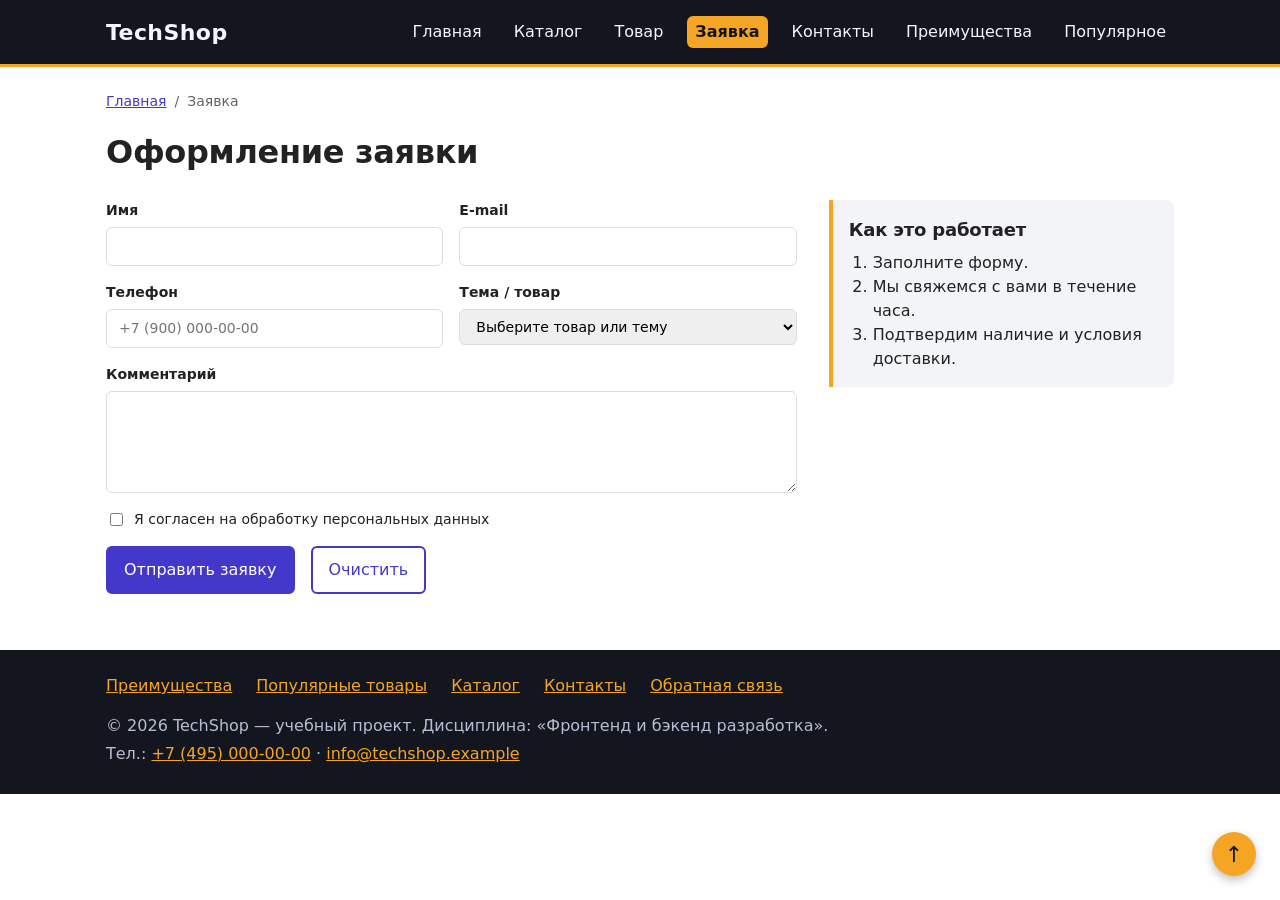
<file: order.html>
<!DOCTYPE html>
<html lang="ru">
<head>
  <meta charset="UTF-8">
  <meta name="viewport" content="width=device-width, initial-scale=1.0">
  <title>Оформление заявки — TechShop</title>
  <meta name="description" content="Оставьте заявку на товар или консультацию в магазине TechShop.">
  <meta property="og:type" content="website">
  <meta property="og:title" content="Оформление заявки — TechShop">
  <meta property="og:description" content="Оставьте заявку на товар или консультацию в магазине TechShop.">
  <link rel="stylesheet" href="css/style.css">
  <script src="js/main.js" defer></script>
</head>
<body>
  <a class="skip-link" href="#main">Перейти к содержимому</a>
  <header class="site-header">
    <div class="site-header__inner">
      <a class="site-header__logo" href="index.html">TechShop</a>
      <nav class="site-nav" aria-label="Основная навигация">
        <ul class="site-nav__list">
          <li class="site-nav__item"><a class="site-nav__link" href="index.html">Главная</a></li>
          <li class="site-nav__item"><a class="site-nav__link" href="catalog.html">Каталог</a></li>
          <li class="site-nav__item"><a class="site-nav__link" href="product.html">Товар</a></li>
          <li class="site-nav__item"><a class="site-nav__link site-nav__link--active" href="order.html" aria-current="page">Заявка</a></li>
          <li class="site-nav__item"><a class="site-nav__link" href="contacts.html">Контакты</a></li>
          <li class="site-nav__item"><a class="site-nav__link" href="index.html#advantages">Преимущества</a></li>
          <li class="site-nav__item"><a class="site-nav__link" href="index.html#popular">Популярное</a></li>
        </ul>
      </nav>
    </div>
  </header>

  <main class="page" id="main">
    <nav class="breadcrumbs" aria-label="Хлебные крошки"><ol class="breadcrumbs__list">
      <li class="breadcrumbs__item"><a class="breadcrumbs__link" href="index.html">Главная</a></li>
      <li class="breadcrumbs__item"><span class="breadcrumbs__current" aria-current="page">Заявка</span></li></ol></nav>
    <h1 class="page__title">Оформление заявки</h1>
    <div class="two-col">
      <section class="two-col__main" aria-label="Форма заявки">
      <form class="order-form order-form--page" action="#" method="post" id="order-form">
        <div class="order-form__grid">
          <div class="order-form__field">
            <label class="order-form__label" for="order-name">Имя</label>
            <input class="order-form__input" id="order-name" name="name" type="text" autocomplete="name" minlength="2" required>
          </div>
          <div class="order-form__field">
            <label class="order-form__label" for="order-email">E-mail</label>
            <input class="order-form__input" id="order-email" name="email" type="email" autocomplete="email" required>
          </div>
          <div class="order-form__field">
            <label class="order-form__label" for="order-phone">Телефон</label>
            <input class="order-form__input" id="order-phone" name="phone" type="tel" placeholder="+7 (900) 000-00-00" required>
          </div>
          <div class="order-form__field">
            <label class="order-form__label" for="order-topic">Тема / товар</label>
            <select class="order-form__select" id="order-topic" name="topic" required>
          <option value="">Выберите товар или тему</option>
          <option value="keyboard">Механическая клавиатура K1</option>
          <option value="mouse">Беспроводная мышь M2</option>
          <option value="headset">Игровые наушники H3</option>
          <option value="consultation">Консультация</option>
            </select>
          </div>
        </div>
        <div class="order-form__field">
          <label class="order-form__label" for="order-comment">Комментарий</label>
          <textarea class="order-form__textarea" id="order-comment" name="comment" rows="4"></textarea>
        </div>
        <div class="order-form__field order-form__field--checkbox">
          <label class="order-form__label order-form__label--inline"><input id="order-agreement" name="agreement" type="checkbox" required> Я согласен на обработку персональных данных</label>
        </div>
        <div class="order-form__actions order-form__actions--start">
          <button class="button button--primary" type="submit">Отправить заявку</button>
          <button class="button button--secondary" type="reset">Очистить</button>
        </div>
      </form>
      </section>
      <aside class="note two-col__aside">
        <h2 class="note__title">Как это работает</h2>
        <ol class="note__list">
          <li>Заполните форму.</li>
          <li>Мы свяжемся с вами в течение часа.</li>
          <li>Подтвердим наличие и условия доставки.</li>
        </ol>
      </aside>
    </div>
  </main>

  <footer class="site-footer" id="contacts">
    <div class="site-footer__inner">
      <nav class="site-footer__nav" aria-label="Навигация в подвале">
        <ul class="site-footer__list">
          <li class="site-footer__item"><a class="site-footer__link" href="index.html#advantages">Преимущества</a></li>
          <li class="site-footer__item"><a class="site-footer__link" href="index.html#popular">Популярные товары</a></li>
          <li class="site-footer__item"><a class="site-footer__link" href="catalog.html">Каталог</a></li>
          <li class="site-footer__item"><a class="site-footer__link" href="contacts.html">Контакты</a></li>
          <li class="site-footer__item"><a class="site-footer__link" href="index.html#contacts">Обратная связь</a></li>
        </ul>
      </nav>
      <p class="site-footer__text">&copy; 2026 TechShop — учебный проект. Дисциплина: «Фронтенд и бэкенд разработка».</p>
      <p class="site-footer__text">Тел.: <a class="site-footer__link" href="tel:+74950000000">+7 (495) 000-00-00</a> · <a class="site-footer__link" href="mailto:info@techshop.example">info@techshop.example</a></p>
    </div>
  </footer>
  <a class="to-top" href="#main" aria-label="Наверх">↑</a>
</body>
</html>
</file>
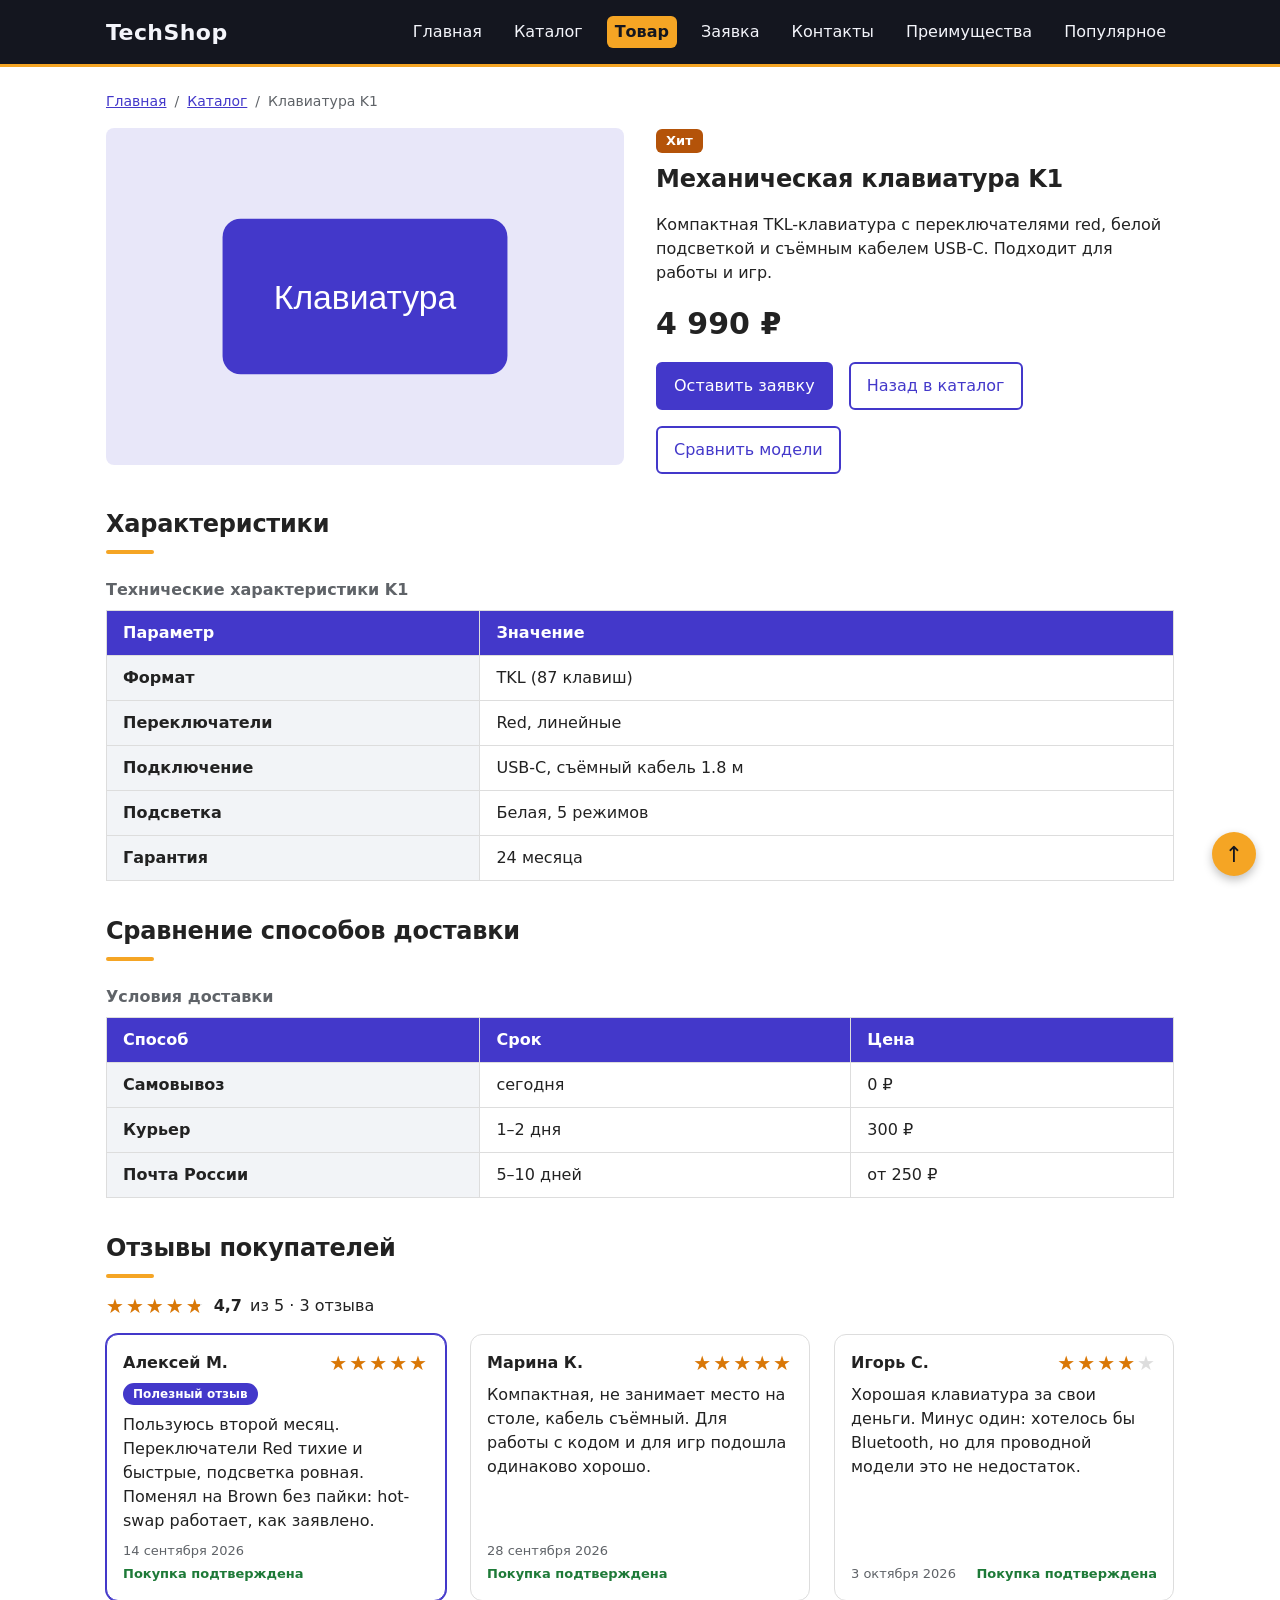
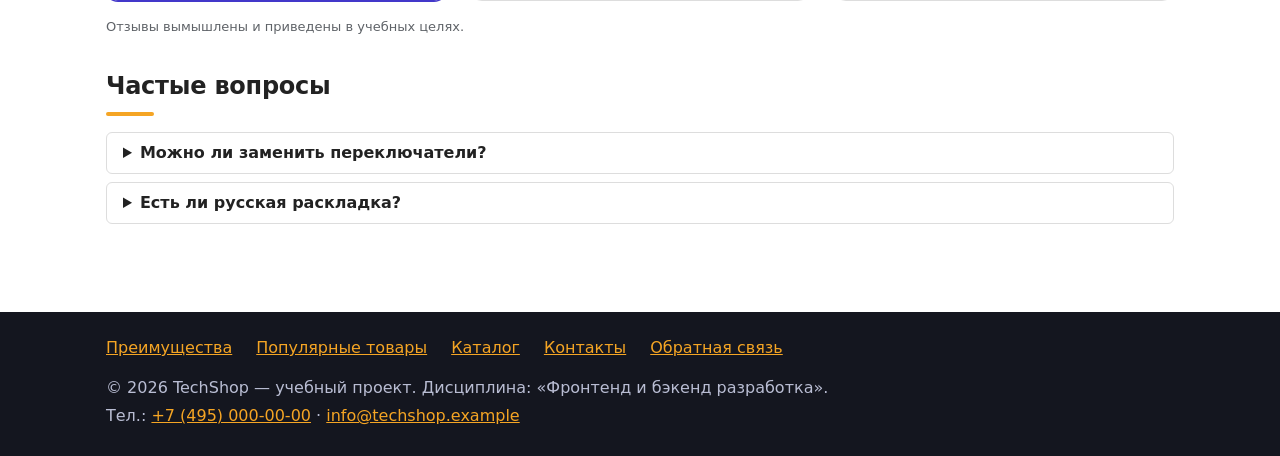
<file: product.html>
<!DOCTYPE html>
<html lang="ru">
<head>
  <meta charset="UTF-8">
  <meta name="viewport" content="width=device-width, initial-scale=1.0">
  <title>Механическая клавиатура K1 — TechShop</title>
  <meta name="description" content="Механическая клавиатура K1: характеристики, цена, тарифы доставки.">
  <meta property="og:type" content="website">
  <meta property="og:title" content="Механическая клавиатура K1 — TechShop">
  <meta property="og:description" content="Механическая клавиатура K1: характеристики, цена, тарифы доставки.">
  <link rel="stylesheet" href="css/style.css">
  <script src="js/main.js" defer></script>
</head>
<body>
  <a class="skip-link" href="#main">Перейти к содержимому</a>
  <header class="site-header">
    <div class="site-header__inner">
      <a class="site-header__logo" href="index.html">TechShop</a>
      <nav class="site-nav" aria-label="Основная навигация">
        <ul class="site-nav__list">
          <li class="site-nav__item"><a class="site-nav__link" href="index.html">Главная</a></li>
          <li class="site-nav__item"><a class="site-nav__link" href="catalog.html">Каталог</a></li>
          <li class="site-nav__item"><a class="site-nav__link site-nav__link--active" href="product.html" aria-current="page">Товар</a></li>
          <li class="site-nav__item"><a class="site-nav__link" href="order.html">Заявка</a></li>
          <li class="site-nav__item"><a class="site-nav__link" href="contacts.html">Контакты</a></li>
          <li class="site-nav__item"><a class="site-nav__link" href="index.html#advantages">Преимущества</a></li>
          <li class="site-nav__item"><a class="site-nav__link" href="index.html#popular">Популярное</a></li>
        </ul>
      </nav>
    </div>
  </header>

  <main class="page" id="main">
    <nav class="breadcrumbs" aria-label="Хлебные крошки">
      <ol class="breadcrumbs__list">
        <li class="breadcrumbs__item"><a class="breadcrumbs__link" href="index.html">Главная</a></li>
        <li class="breadcrumbs__item"><a class="breadcrumbs__link" href="catalog.html">Каталог</a></li>
        <li class="breadcrumbs__item"><span class="breadcrumbs__current" aria-current="page">Клавиатура K1</span></li>
      </ol>
    </nav>
    <article class="product-page">
      <div class="product-page__media">
        <img class="product-page__image" src="images/keyboard.svg" alt="Механическая клавиатура K1" width="400" height="260">
      </div>
      <div class="product-page__info">
        <p class="badge badge--hit">Хит</p>
        <h1 class="product-page__title">Механическая клавиатура K1</h1>
        <p class="product-page__description">Компактная TKL-клавиатура с переключателями red, белой подсветкой и съёмным кабелем USB-C. Подходит для работы и игр.</p>
        <p class="product-page__price">4 990 ₽</p>
        <div class="product-page__actions">
          <a class="button button--primary" href="order.html">Оставить заявку</a>
          <a class="button button--secondary" href="catalog.html">Назад в каталог</a>
          <a class="button button--secondary" href="category.html#compare">Сравнить модели</a>
        </div>
      </div>
    </article>

    <section class="section" id="specs">
      <h2 class="section__title">Характеристики</h2>
      <div class="table-wrap">
        <table class="spec-table">
          <caption class="spec-table__caption">Технические характеристики K1</caption>
          <thead><tr class="spec-table__row"><th class="spec-table__head-cell" scope="col">Параметр</th><th class="spec-table__head-cell" scope="col">Значение</th></tr></thead>
          <tbody>
            <tr class="spec-table__row"><th class="spec-table__row-head" scope="row">Формат</th><td class="spec-table__cell">TKL (87 клавиш)</td></tr>
            <tr class="spec-table__row"><th class="spec-table__row-head" scope="row">Переключатели</th><td class="spec-table__cell">Red, линейные</td></tr>
            <tr class="spec-table__row"><th class="spec-table__row-head" scope="row">Подключение</th><td class="spec-table__cell">USB-C, съёмный кабель 1.8 м</td></tr>
            <tr class="spec-table__row"><th class="spec-table__row-head" scope="row">Подсветка</th><td class="spec-table__cell">Белая, 5 режимов</td></tr>
            <tr class="spec-table__row"><th class="spec-table__row-head" scope="row">Гарантия</th><td class="spec-table__cell">24 месяца</td></tr>
          </tbody>
        </table>
      </div>
    </section>

    <section class="section" id="delivery">
      <h2 class="section__title">Сравнение способов доставки</h2>
      <div class="table-wrap">
        <table class="spec-table">
          <caption class="spec-table__caption">Условия доставки</caption>
          <thead><tr class="spec-table__row"><th class="spec-table__head-cell" scope="col">Способ</th><th class="spec-table__head-cell" scope="col">Срок</th><th class="spec-table__head-cell" scope="col">Цена</th></tr></thead>
          <tbody>
            <tr class="spec-table__row"><th class="spec-table__row-head" scope="row">Самовывоз</th><td class="spec-table__cell">сегодня</td><td class="spec-table__cell">0 ₽</td></tr>
            <tr class="spec-table__row"><th class="spec-table__row-head" scope="row">Курьер</th><td class="spec-table__cell">1–2 дня</td><td class="spec-table__cell">300 ₽</td></tr>
            <tr class="spec-table__row"><th class="spec-table__row-head" scope="row">Почта России</th><td class="spec-table__cell">5–10 дней</td><td class="spec-table__cell">от 250 ₽</td></tr>
          </tbody>
        </table>
      </div>
    </section>

    <section class="section" id="reviews" aria-labelledby="reviews-title">
      <h2 class="section__title" id="reviews-title">Отзывы покупателей</h2>
      <p class="reviews__summary">
        <span class="rating rating--4-7" role="img" aria-label="Средняя оценка 4,7 из 5">★★★★★</span>
        <strong>4,7</strong> из 5 · 3 отзыва
      </p>
      <div class="reviews__list">
        <article class="review-card review-card--top">
          <header class="review-card__header">
            <p class="review-card__author">Алексей М.</p>
            <span class="rating rating--5" role="img" aria-label="Оценка 5 из 5">★★★★★</span>
          </header>
          <p class="review-card__label">Полезный отзыв</p>
          <p class="review-card__text">Пользуюсь второй месяц. Переключатели Red тихие и быстрые, подсветка ровная. Поменял на Brown без пайки: hot-swap работает, как заявлено.</p>
          <footer class="review-card__footer">
            <time class="review-card__date" datetime="2026-09-14">14 сентября 2026</time>
            <span class="review-card__verified">Покупка подтверждена</span>
          </footer>
        </article>
        <article class="review-card">
          <header class="review-card__header">
            <p class="review-card__author">Марина К.</p>
            <span class="rating rating--5" role="img" aria-label="Оценка 5 из 5">★★★★★</span>
          </header>
          <p class="review-card__text">Компактная, не занимает место на столе, кабель съёмный. Для работы с кодом и для игр подошла одинаково хорошо.</p>
          <footer class="review-card__footer">
            <time class="review-card__date" datetime="2026-09-28">28 сентября 2026</time>
            <span class="review-card__verified">Покупка подтверждена</span>
          </footer>
        </article>
        <article class="review-card">
          <header class="review-card__header">
            <p class="review-card__author">Игорь С.</p>
            <span class="rating rating--4" role="img" aria-label="Оценка 4 из 5">★★★★★</span>
          </header>
          <p class="review-card__text">Хорошая клавиатура за свои деньги. Минус один: хотелось бы Bluetooth, но для проводной модели это не недостаток.</p>
          <footer class="review-card__footer">
            <time class="review-card__date" datetime="2026-10-03">3 октября 2026</time>
            <span class="review-card__verified">Покупка подтверждена</span>
          </footer>
        </article>
      </div>
      <p class="reviews__note">Отзывы вымышлены и приведены в учебных целях.</p>
    </section>

    <section class="section" id="faq">
      <h2 class="section__title">Частые вопросы</h2>
      <details class="faq"><summary class="faq__question">Можно ли заменить переключатели?</summary><p class="faq__answer">Да, клавиатура поддерживает hot-swap.</p></details>
      <details class="faq"><summary class="faq__question">Есть ли русская раскладка?</summary><p class="faq__answer">Да, русско-английская ANSI.</p></details>
    </section>
  </main>

  <footer class="site-footer" id="contacts">
    <div class="site-footer__inner">
      <nav class="site-footer__nav" aria-label="Навигация в подвале">
        <ul class="site-footer__list">
          <li class="site-footer__item"><a class="site-footer__link" href="index.html#advantages">Преимущества</a></li>
          <li class="site-footer__item"><a class="site-footer__link" href="index.html#popular">Популярные товары</a></li>
          <li class="site-footer__item"><a class="site-footer__link" href="catalog.html">Каталог</a></li>
          <li class="site-footer__item"><a class="site-footer__link" href="contacts.html">Контакты</a></li>
          <li class="site-footer__item"><a class="site-footer__link" href="index.html#contacts">Обратная связь</a></li>
        </ul>
      </nav>
      <p class="site-footer__text">&copy; 2026 TechShop — учебный проект. Дисциплина: «Фронтенд и бэкенд разработка».</p>
      <p class="site-footer__text">Тел.: <a class="site-footer__link" href="tel:+74950000000">+7 (495) 000-00-00</a> · <a class="site-footer__link" href="mailto:info@techshop.example">info@techshop.example</a></p>
    </div>
  </footer>
  <a class="to-top" href="#main" aria-label="Наверх">↑</a>
</body>
</html>
</file>
<file: css/style.css>
/* ===== Переменные ===== */
:root {
  --color-primary: #4338ca;
  --color-primary-dark: #312e81;
  --color-text: #222222;
  --color-bg: #ffffff;
  --color-bg-alt: #f2f4f7;
  --color-bg-hero: #eef0ff;
  --color-border: #dddddd;
  --color-danger: #b00020;
  --color-success: #1e7a38;
  --color-muted: #5f6368;
  --color-disabled: #cccccc;
  --color-hit: #b45309;
  --color-new: #1e7a38;
  --color-sale: #b00020;
  --color-accent: #f5a524;
  --color-accent-hover: #ffc247;
  --color-accent-dark: #d97706;
  --color-surface-dark: #14161f;
  --color-on-dark: #f4f5fb;
  --color-on-dark-muted: #b9bdd3;

  --space-xs: 4px;
  --space-sm: 8px;
  --space-md: 16px;
  --space-lg: 24px;
  --space-xl: 32px;

  --radius-sm: 6px;
  --radius-md: 8px;
  --radius-lg: 12px;
  --font-main: "Segoe UI", system-ui, -apple-system, Roboto, "Helvetica Neue", Arial, sans-serif;
  --font-heading: "Trebuchet MS", "Segoe UI", system-ui, sans-serif;
  --container-width: 1100px;
  --header-height: 64px;
}

/* ===== База ===== */
* { box-sizing: border-box; }
html { scroll-behavior: smooth; scroll-padding-top: calc(var(--header-height) + var(--space-md)); }
body { margin: 0; font-family: var(--font-main); line-height: 1.5; color: var(--color-text); background: var(--color-bg); }
img { max-width: 100%; height: auto; display: block; }
a { color: var(--color-primary); }
a:focus-visible, input:focus-visible, select:focus-visible, textarea:focus-visible, summary:focus-visible {
  outline: 2px solid var(--color-primary); outline-offset: 3px;
}

/* Подсветка цели якорной ссылки */
.section:target, .site-footer:target { outline: 2px dashed var(--color-primary); outline-offset: 4px; }

.skip-link { position: absolute; left: var(--space-md); top: -100px; z-index: 300; padding: var(--space-sm) var(--space-md); background: var(--color-primary); color: #fff; border-radius: var(--radius-sm); }
.skip-link:focus { top: var(--space-sm); }

.page, .site-header__inner, .site-footer__inner { max-width: var(--container-width); margin: 0 auto; padding: var(--space-lg) var(--space-md); }
.page__title { margin: 0 0 var(--space-lg); }
.page__lead { margin: calc(var(--space-sm) * -1) 0 var(--space-lg); font-size: 18px; color: var(--color-muted); }
.hero__title, .page__title, .section__title, .product-page__title, .product-card__title, .note__title, .advantages__title, .catalog-filters__title { font-family: var(--font-heading); letter-spacing: -.01em; }

/* ===== Шапка (sticky + z-index) ===== */
.site-header { position: sticky; top: 0; z-index: 100; background: var(--color-surface-dark); border-bottom: 3px solid var(--color-accent); }
.site-header__inner { display: flex; align-items: center; justify-content: space-between; flex-wrap: wrap; gap: var(--space-md); padding-top: var(--space-sm); padding-bottom: var(--space-sm); min-height: var(--header-height); }
.site-header__logo { font-family: var(--font-heading); font-size: 22px; font-weight: bold; letter-spacing: .02em; text-decoration: none; color: var(--color-on-dark); }
.site-header__logo:focus-visible, .site-nav__link:focus-visible { outline-color: var(--color-accent); }
.site-nav__list { display: flex; flex-wrap: wrap; justify-content: flex-end; align-items: center; gap: var(--space-xs) var(--space-md); margin: 0; padding: 0; list-style: none; }
.site-nav__link { display: inline-block; padding: var(--space-xs) var(--space-sm); text-decoration: none; border-radius: var(--radius-sm); color: var(--color-on-dark); }
.site-nav__link:hover { background: rgba(255,255,255,.14); text-decoration: underline; }
.site-nav__link--active { background: var(--color-accent); color: var(--color-surface-dark); font-weight: bold; }
.site-nav__link--active:hover { background: var(--color-accent-hover); }

/* ===== Подвал ===== */
.site-footer { background: var(--color-surface-dark); margin-top: var(--space-xl); }
.site-footer:target { outline-color: var(--color-accent); }
.site-footer__text { margin: var(--space-xs) 0; color: var(--color-on-dark-muted); }
.site-footer__list { display: flex; flex-wrap: wrap; gap: var(--space-xs) var(--space-lg); margin: 0 0 var(--space-md); padding: 0; list-style: none; }
.site-footer__link { color: var(--color-accent); }
.site-footer__link:focus-visible { outline-color: var(--color-accent); }
.site-footer__link:hover { text-decoration: none; }

/* ===== Кнопка (блок button) ===== */
.button { display: inline-block; padding: 10px var(--space-md); font: inherit; border: 2px solid var(--color-primary); border-radius: var(--radius-sm); text-decoration: none; cursor: pointer; transition: background-color .2s, color .2s; }
.button:focus-visible { outline: 2px solid var(--color-primary); outline-offset: 3px; }
.button--primary { color: #fff; background: var(--color-primary); }
.button--primary:hover { background: var(--color-primary-dark); border-color: var(--color-primary-dark); }
.button--secondary { color: var(--color-primary); background: transparent; }
.button--secondary:hover { color: #fff; background: var(--color-primary); }
.button:disabled, .button--disabled { opacity: .6; cursor: not-allowed; }
.button--accent { color: var(--color-surface-dark); background: var(--color-accent); border-color: var(--color-accent); font-weight: bold; }
.button--accent:hover { background: var(--color-accent-hover); border-color: var(--color-accent-hover); }
.button--light { color: var(--color-on-dark); background: transparent; border-color: var(--color-on-dark); }
.button--light:hover { color: var(--color-surface-dark); background: var(--color-on-dark); }
.button--accent:focus-visible, .button--light:focus-visible { outline-color: var(--color-on-dark); }
.button--small { padding: 6px 12px; font-size: 14px; }

/* ===== Hero ===== */
.hero { position: relative; display: flex; align-items: center; min-height: 280px; padding: var(--space-xl); overflow: hidden; color: var(--color-on-dark); background: linear-gradient(135deg, var(--color-surface-dark) 0%, #2b2a6b 100%); border-radius: var(--radius-lg); margin-bottom: var(--space-xl); }
.hero::after { content: ""; position: absolute; top: -70px; right: -70px; width: 260px; height: 260px; border-radius: 50%; background: radial-gradient(circle, rgba(245,165,36,.4), transparent 70%); pointer-events: none; }
.hero__title { margin: 0 0 var(--space-md); font-size: 38px; line-height: 1.15; }
.hero__text { max-width: 560px; margin: 0 0 var(--space-lg); font-size: 18px; color: var(--color-on-dark-muted); }
.hero__actions { display: flex; flex-wrap: wrap; gap: var(--space-md); }

/* ===== Секции ===== */
.section { margin-bottom: var(--space-xl); }
.section__title { margin: 0 0 var(--space-md); }
.section__title::after { content: ""; display: block; width: 48px; height: 4px; margin-top: var(--space-sm); border-radius: 2px; background: var(--color-accent); }
.section__more { text-align: center; margin-top: var(--space-lg); }

.advantages { display: grid; grid-template-columns: repeat(auto-fit, minmax(210px, 1fr)); gap: var(--space-md); margin: 0; padding: 0; list-style: none; }
.advantages__item { padding: var(--space-md); background: var(--color-bg-alt); border-top: 4px solid var(--color-primary); border-radius: var(--radius-md); }
.advantages__title { margin: 0 0 var(--space-xs); font-size: 18px; }
.advantages__text { margin: 0; }

.note { padding: var(--space-md); border-left: 4px solid var(--color-accent); background: var(--color-bg-alt); border-radius: 0 var(--radius-md) var(--radius-md) 0; }
.note__title { margin: 0 0 var(--space-sm); font-size: 18px; }
.note__list { margin: 0; padding-left: var(--space-lg); }

/* ===== Сетка товаров и макет каталога (Grid) ===== */
.products-grid { display: grid; grid-template-columns: repeat(auto-fill, minmax(260px, 1fr)); gap: var(--space-lg); }
.catalog-layout { display: grid; grid-template-columns: 260px 1fr; grid-template-areas: "filters products"; gap: var(--space-lg); align-items: start; }
.catalog-filters { grid-area: filters; }
.catalog-products { grid-area: products; min-width: 0; }

/* ===== Карточка товара (relative + absolute badge) ===== */
.product-card { position: relative; display: flex; flex-direction: column; padding: var(--space-md); background: var(--color-bg); border: 1px solid var(--color-border); border-radius: var(--radius-lg); transition: transform .2s, box-shadow .2s; }
.product-card:hover { transform: translateY(-4px); box-shadow: 0 8px 16px rgba(0,0,0,.12); }
.product-card:focus-within { box-shadow: 0 0 0 3px rgba(67,56,202,.25); }
.product-card--featured { border-color: var(--color-primary); }
.product-card--discount { border-color: var(--color-sale); }
.product-card__image { width: 100%; border-radius: var(--radius-sm); margin-bottom: var(--space-sm); }
.product-card__category { margin: 0; font-size: 13px; color: var(--color-muted); }
.product-card__category-link { color: inherit; }
.product-card__category-link:hover { color: var(--color-primary); }
.product-card__title { margin: var(--space-xs) 0; font-size: 18px; }
.product-card__description { margin: 0 0 var(--space-sm); flex: 1; }
.product-card__price { margin: 0 0 var(--space-md); font-size: 20px; font-weight: bold; color: var(--color-primary); }
.product-card__actions { display: flex; flex-wrap: wrap; gap: var(--space-sm); }
.product-card__badge { position: absolute; top: var(--space-sm); left: var(--space-sm); z-index: 1; }

/* ===== Бейдж (блок badge) ===== */
.badge { display: inline-block; margin: 0; padding: 2px 10px; font-size: 13px; font-weight: bold; color: #fff; border-radius: var(--radius-sm); background: var(--color-primary); }
.badge--hit { background: var(--color-hit); }
.badge--new { background: var(--color-new); }
.badge--sale { background: var(--color-sale); }

/* ===== Фильтры каталога (sticky) ===== */
.catalog-filters { position: sticky; top: calc(var(--header-height) + var(--space-md)); padding: var(--space-md); background: var(--color-bg-alt); border-radius: var(--radius-md); }
.catalog-filters__title { margin: 0 0 var(--space-md); font-size: 18px; }
.catalog-filters__form { display: grid; gap: var(--space-md); }
.catalog-filters__group { margin: 0; padding: 0; border: 0; }
.catalog-filters__legend { padding: 0; margin-bottom: var(--space-sm); font-weight: bold; }
.catalog-filters__list { margin: 0; padding: 0; list-style: none; }
.catalog-filters__label { display: block; padding: 2px 0; }
.catalog-filters__input { width: 100%; margin-bottom: var(--space-sm); padding: var(--space-sm) 12px; font: inherit; font-size: 14px; border: 1px solid var(--color-border); border-radius: var(--radius-sm); }
.catalog-filters__input:hover { border-color: var(--color-muted); }
.catalog-filters__input:focus-visible { outline: 2px solid var(--color-primary); outline-offset: 3px; }

/* ===== Страница товара ===== */
.product-page { display: grid; grid-template-columns: 1fr 1fr; gap: var(--space-xl); margin-bottom: var(--space-xl); }
.product-page__image { width: 100%; border-radius: var(--radius-md); }
.product-page__title { margin: var(--space-sm) 0; }
.product-page__price { margin: var(--space-md) 0; font-size: 30px; font-weight: bold; }
.product-page__actions { display: flex; flex-wrap: wrap; gap: var(--space-md); }

/* ===== Таблица ===== */
.table-wrap { overflow-x: auto; }
.spec-table { width: 100%; border-collapse: collapse; }
.spec-table__caption { padding: var(--space-sm) 0; text-align: left; font-weight: bold; color: var(--color-muted); }
.spec-table__head-cell, .spec-table__row-head, .spec-table__cell { padding: 10px var(--space-md); text-align: left; border: 1px solid var(--color-border); }
.spec-table__head-cell { background: var(--color-primary); color: #fff; }
.spec-table__row-head { width: 35%; background: var(--color-bg-alt); }
.spec-table__row:hover .spec-table__cell { background: var(--color-bg-hero); }
.spec-table__link { color: inherit; }
.spec-table__link:focus-visible { outline-color: var(--color-on-dark); }
.spec-table--compare { min-width: 680px; }
.spec-table__row-head--compact { width: 22%; }
.spec-table__row-head--sticky { position: sticky; left: 0; z-index: 1; }
.spec-table__cell--best { font-weight: bold; background: #fff6e0; }
.spec-table__tag { display: inline-block; margin-left: var(--space-xs); padding: 1px 8px; border-radius: 999px; font-size: 12px; font-weight: bold; color: var(--color-surface-dark); background: var(--color-accent); white-space: nowrap; }
.table-wrap:focus-visible { outline: 2px solid var(--color-primary); outline-offset: 3px; }

/* ===== Рейтинг (блок rating) ===== */
.rating { --rating-value: 5; display: inline-block; font-size: 20px; line-height: 1; letter-spacing: 2px; color: transparent; background: linear-gradient(90deg, var(--color-accent-dark) calc(var(--rating-value) / 5 * 100%), var(--color-border) 0); -webkit-background-clip: text; background-clip: text; }
.rating--5 { --rating-value: 5; }
.rating--4-7 { --rating-value: 4.7; }
.rating--4 { --rating-value: 4; }

/* ===== Отзывы (блоки reviews и review-card) ===== */
.reviews__summary { display: flex; flex-wrap: wrap; align-items: center; gap: var(--space-sm); margin: 0 0 var(--space-md); }
.reviews__list { display: grid; grid-template-columns: repeat(auto-fit, minmax(260px, 1fr)); gap: var(--space-lg); }
.reviews__note { margin: var(--space-md) 0 0; font-size: 13px; color: var(--color-muted); }
.review-card { display: flex; flex-direction: column; gap: var(--space-sm); padding: var(--space-md); background: var(--color-bg); border: 1px solid var(--color-border); border-radius: var(--radius-lg); }
.review-card--top { border-color: var(--color-primary); box-shadow: 0 0 0 1px var(--color-primary); }
.review-card__header { display: flex; flex-wrap: wrap; align-items: center; justify-content: space-between; gap: var(--space-sm); }
.review-card__author { margin: 0; font-weight: bold; }
.review-card__label { align-self: flex-start; margin: 0; padding: 2px 10px; border-radius: 999px; font-size: 12px; font-weight: bold; color: #fff; background: var(--color-primary); }
.review-card__text { flex: 1; margin: 0; }
.review-card__footer { display: flex; flex-wrap: wrap; justify-content: space-between; gap: var(--space-xs) var(--space-sm); font-size: 13px; color: var(--color-muted); }
.review-card__verified { color: var(--color-success); font-weight: bold; }

/* ===== FAQ ===== */
.faq { margin-bottom: var(--space-sm); padding: var(--space-sm) var(--space-md); border: 1px solid var(--color-border); border-radius: var(--radius-sm); }
.faq__question { cursor: pointer; font-weight: bold; }
.faq__answer { margin: var(--space-sm) 0 0; }

/* ===== Хлебные крошки (блок breadcrumbs) ===== */
.breadcrumbs { margin-bottom: var(--space-md); font-size: 14px; color: var(--color-muted); }
.breadcrumbs__list { display: flex; flex-wrap: wrap; gap: var(--space-sm); margin: 0; padding: 0; list-style: none; }
.breadcrumbs__item + .breadcrumbs__item::before { content: "/"; margin-right: var(--space-sm); color: var(--color-muted); }
.breadcrumbs__link { color: var(--color-primary); }
.breadcrumbs__current { color: var(--color-muted); }

/* ===== Две колонки ===== */
.two-col { display: grid; grid-template-columns: 2fr 1fr; gap: var(--space-xl); align-items: start; }
.contact-list { font-style: normal; }
.contact-list__item { margin: 0 0 var(--space-sm); }

/* ===== Форма ===== */
.order-form { display: flex; flex-direction: column; gap: var(--space-md); }
.order-form__grid { display: grid; grid-template-columns: repeat(auto-fit, minmax(220px, 1fr)); gap: var(--space-md); }
.order-form__field { display: flex; flex-direction: column; gap: 6px; }
.order-form__label { font-size: 14px; font-weight: bold; }
.order-form__label--inline { display: flex; align-items: center; gap: var(--space-sm); font-weight: normal; }
.order-form__input, .order-form__select, .order-form__textarea { width: 100%; padding: var(--space-sm) 12px; font: inherit; font-size: 14px; border: 1px solid var(--color-border); border-radius: var(--radius-sm); transition: border-color .2s, box-shadow .2s; }
.order-form__input:hover, .order-form__select:hover, .order-form__textarea:hover { border-color: var(--color-muted); }
.order-form__input:focus-visible, .order-form__select:focus-visible, .order-form__textarea:focus-visible { outline: none; border-color: var(--color-primary); box-shadow: 0 0 0 3px rgba(67,56,202,.25); }
.order-form__input:disabled, .order-form__select:disabled, .order-form__textarea:disabled { background: var(--color-bg-alt); cursor: not-allowed; }
.order-form__input[aria-invalid="true"], .order-form__select[aria-invalid="true"], .order-form__textarea[aria-invalid="true"] { border-color: var(--color-danger); background: #fff8f8; }
.order-form__hint { font-size: 12px; color: var(--color-muted); }
.order-form__selected { margin: 0; padding: var(--space-sm); background: var(--color-bg-hero); border-radius: var(--radius-sm); }
.order-form__actions { display: flex; flex-wrap: wrap; justify-content: flex-end; gap: var(--space-md); }
.order-form__actions--start { justify-content: flex-start; }

/* ===== Модальное окно (<dialog>) ===== */
.order-dialog { width: calc(100% - 32px); max-width: 500px; max-height: 90vh; padding: var(--space-lg); border: 0; border-radius: var(--radius-md); box-shadow: 0 10px 25px rgba(0,0,0,.2); }
.order-dialog::backdrop { background: rgba(0,0,0,.5); }
.order-dialog__title { margin-top: 0; }

.success-message { position: fixed; bottom: var(--space-lg); left: 50%; transform: translateX(-50%); z-index: 250; margin: 0; padding: 12px var(--space-lg); background: #e6f4ea; color: var(--color-success); border: 1px solid var(--color-success); border-radius: var(--radius-sm); }
.success-message[hidden] { display: none; }

/* ===== Кнопка «Наверх» (fixed + z-index) ===== */
.to-top { position: fixed; right: var(--space-lg); bottom: var(--space-lg); z-index: 200; display: flex; align-items: center; justify-content: center; width: 44px; height: 44px; font-size: 22px; text-decoration: none; color: var(--color-surface-dark); background: var(--color-accent); border-radius: 50%; box-shadow: 0 4px 10px rgba(0,0,0,.25); transition: background-color .2s; }
.to-top:hover { background: var(--color-accent-hover); }
.to-top:focus-visible { outline: 3px solid var(--color-primary); outline-offset: 3px; box-shadow: 0 0 0 3px #fff; }

/* ===== Узкие экраны (минимум; полная адаптивность — в КР №3) ===== */
@media (max-width: 800px) {
  .catalog-layout { grid-template-columns: 1fr; grid-template-areas: "filters" "products"; }
  .product-page, .two-col { grid-template-columns: 1fr; }
  .catalog-filters { position: static; }
}
</file>
